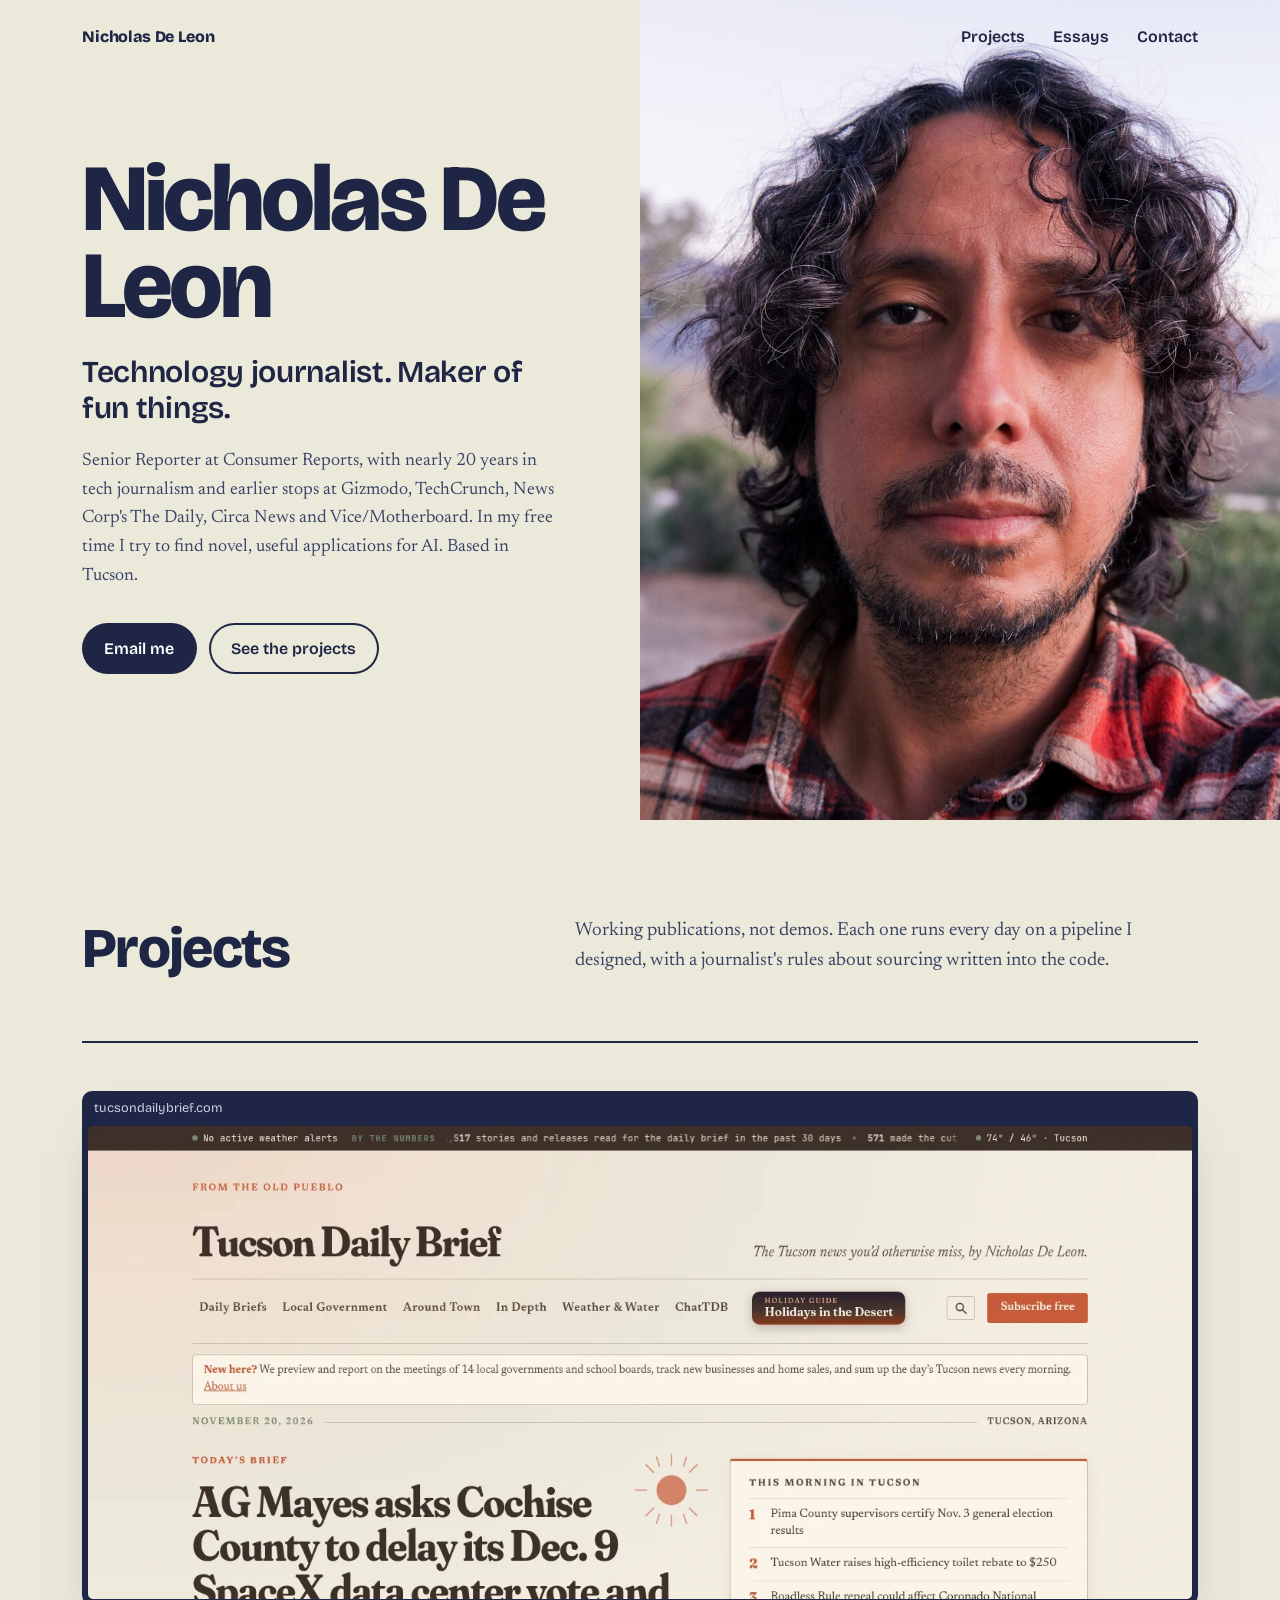
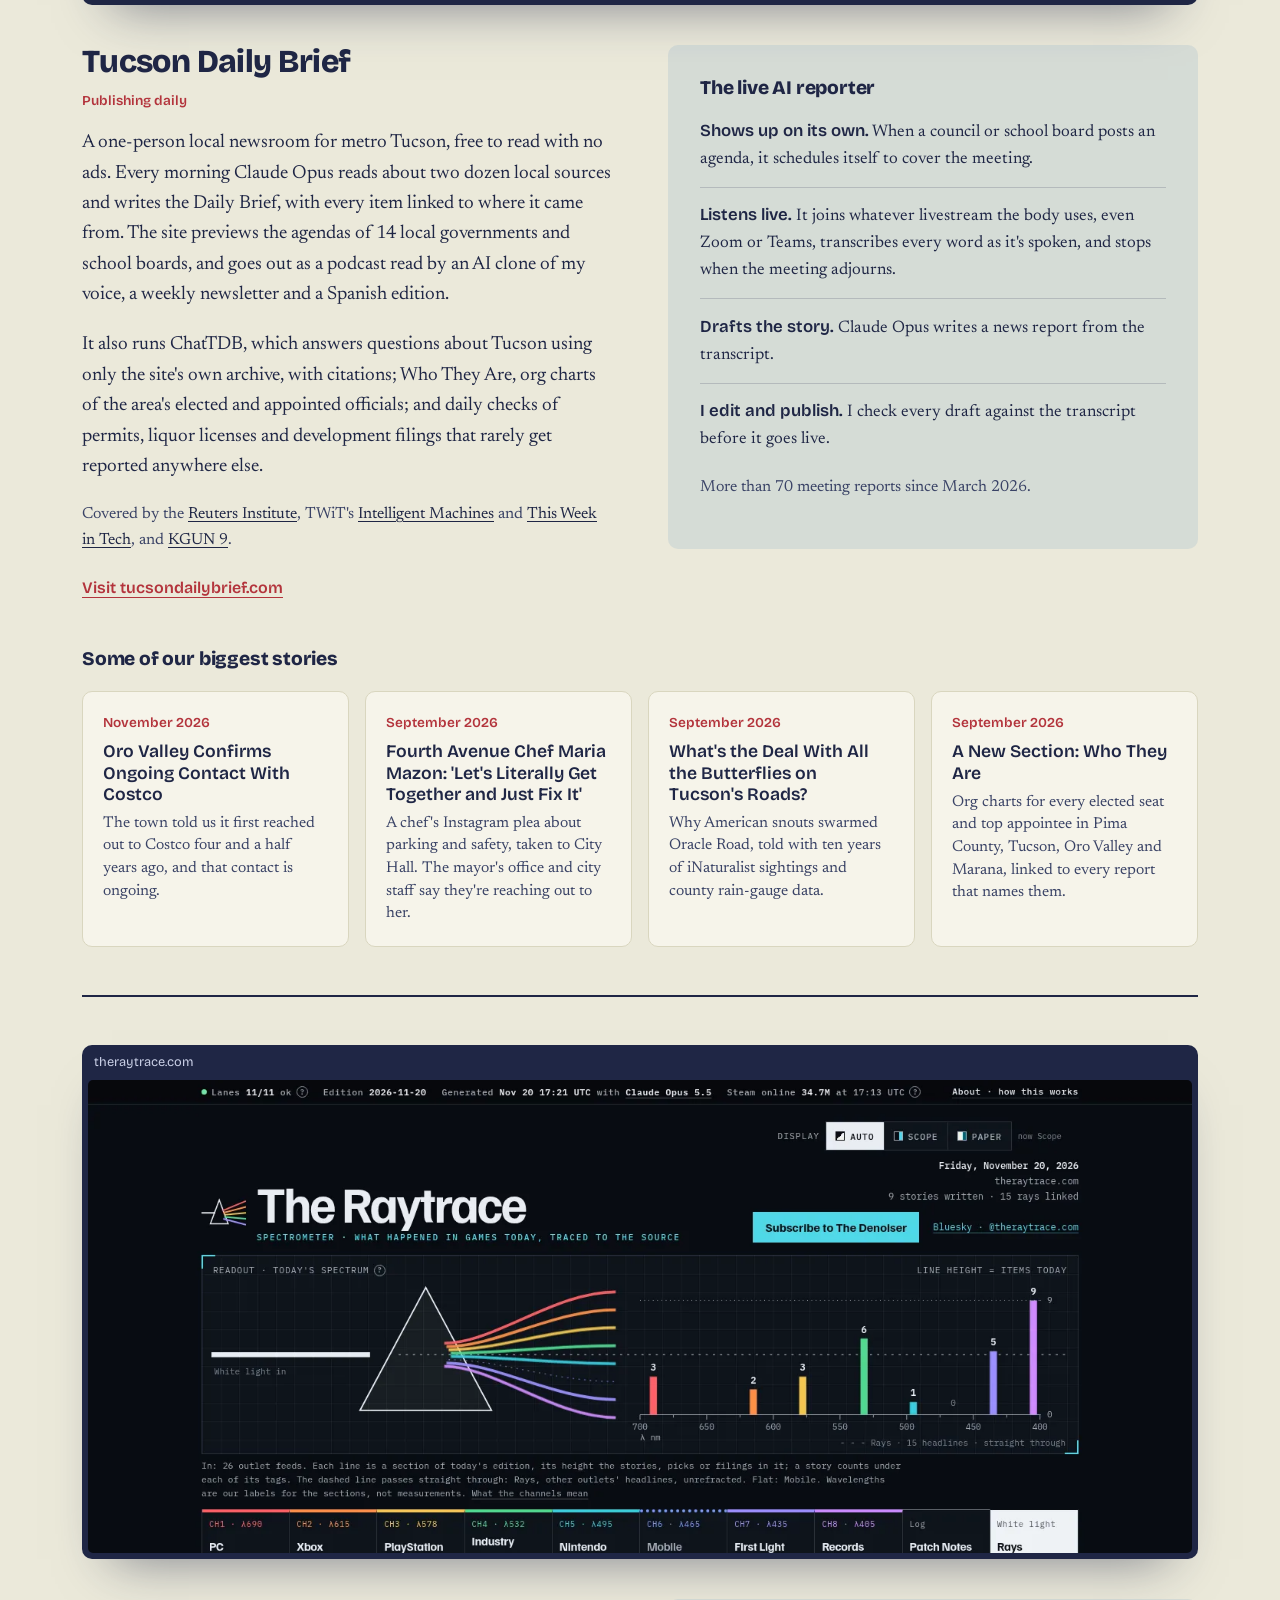
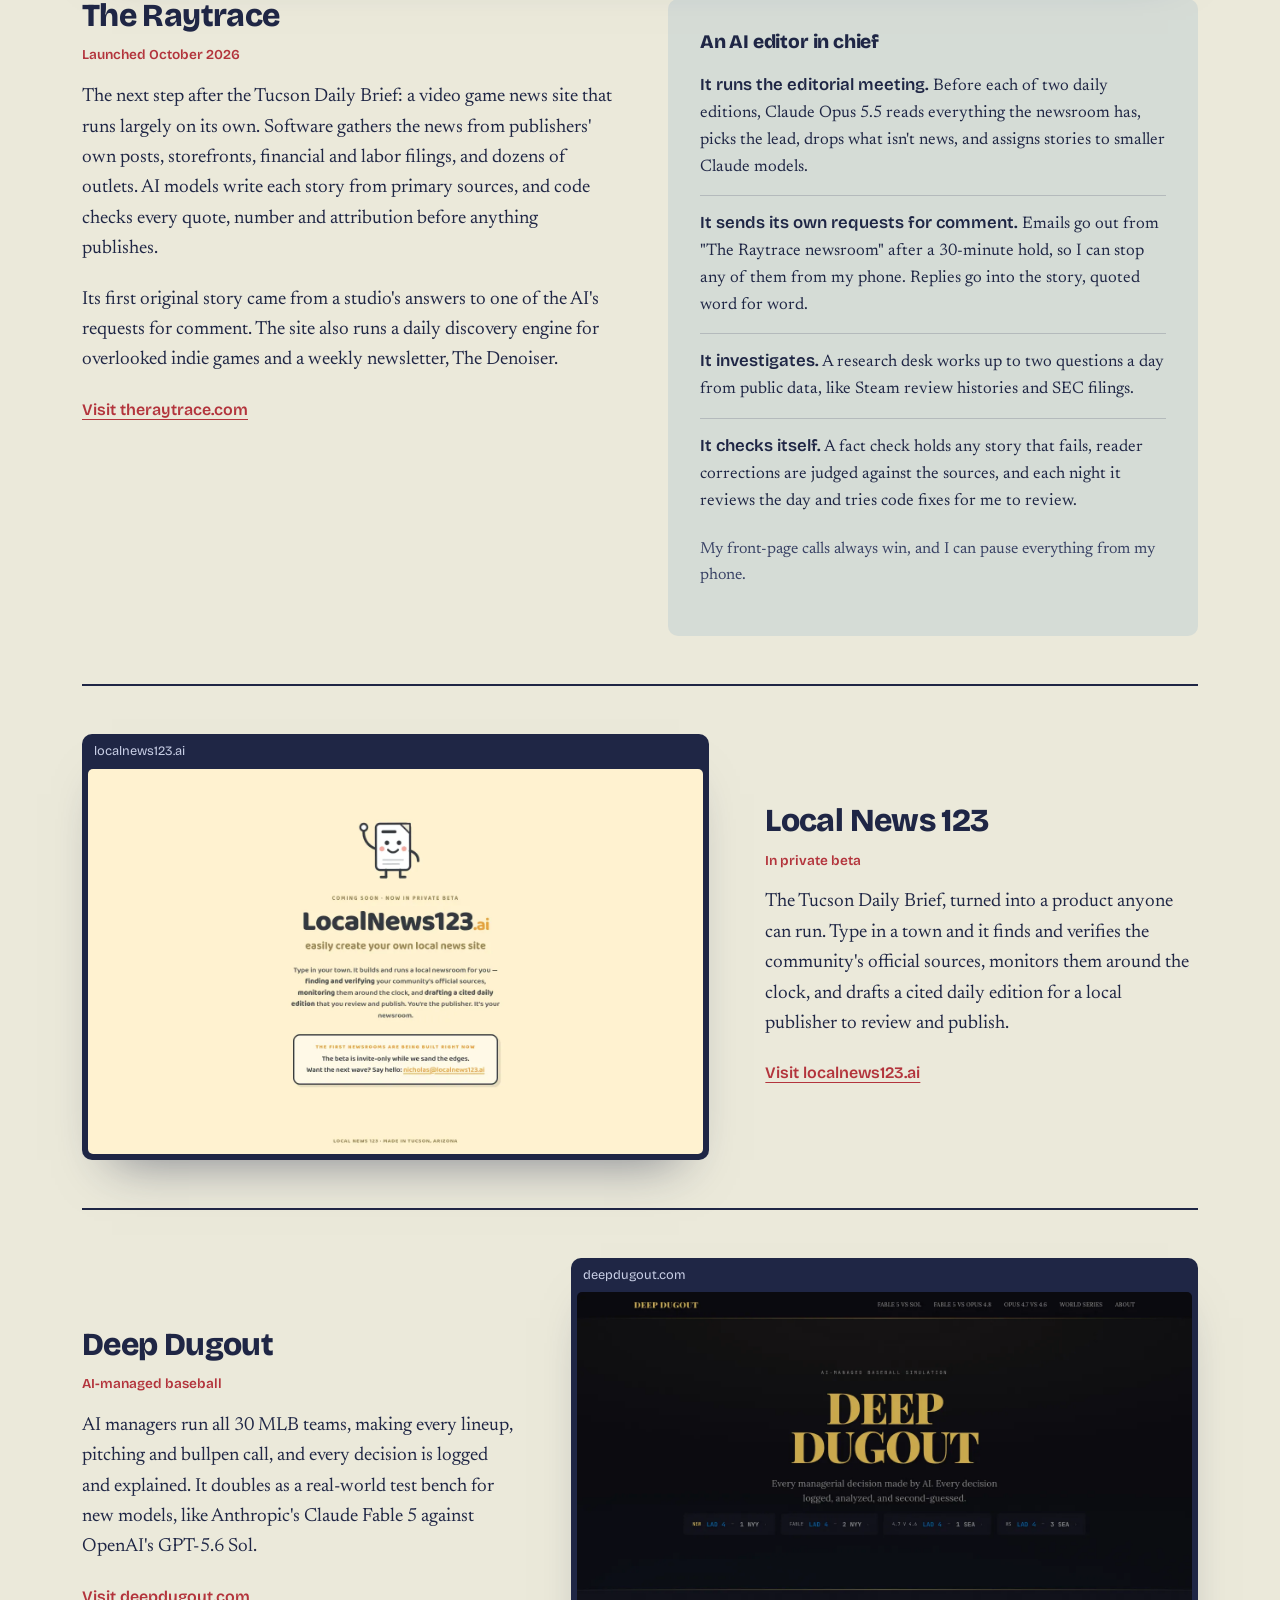
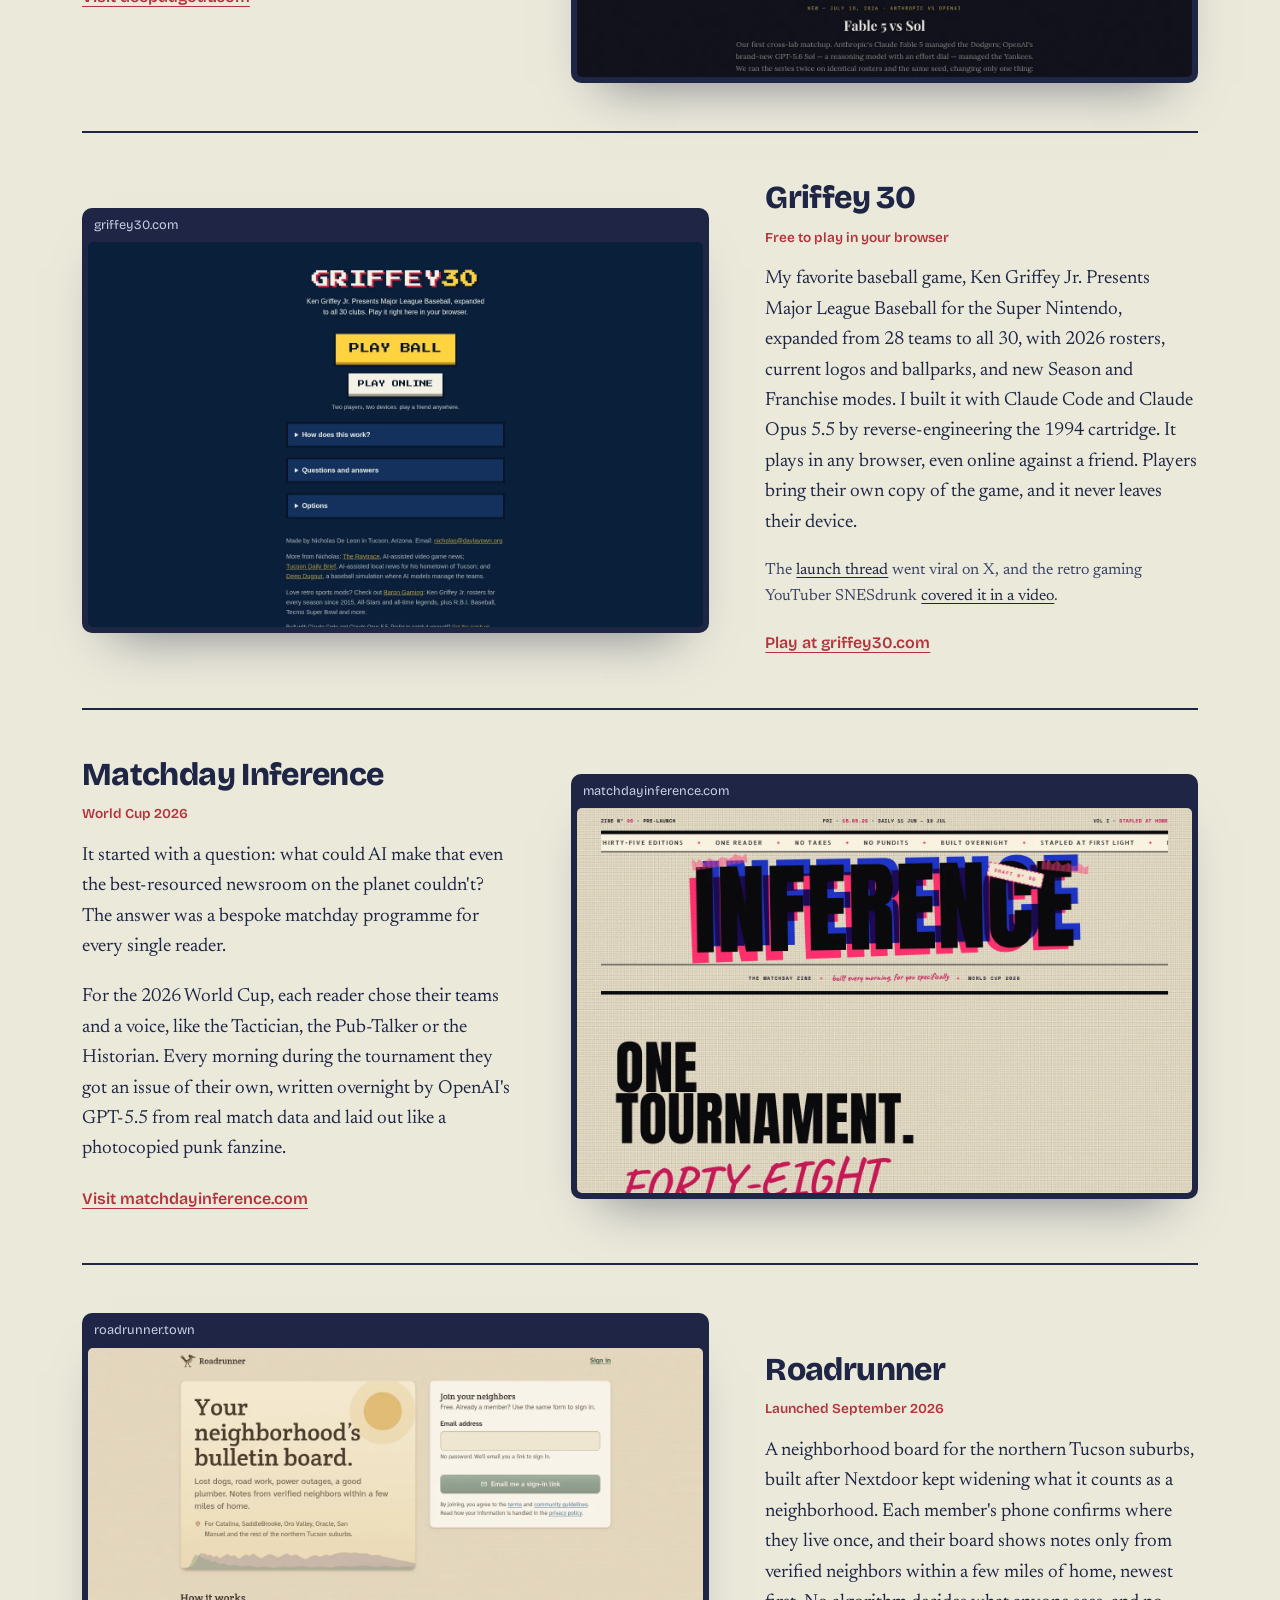
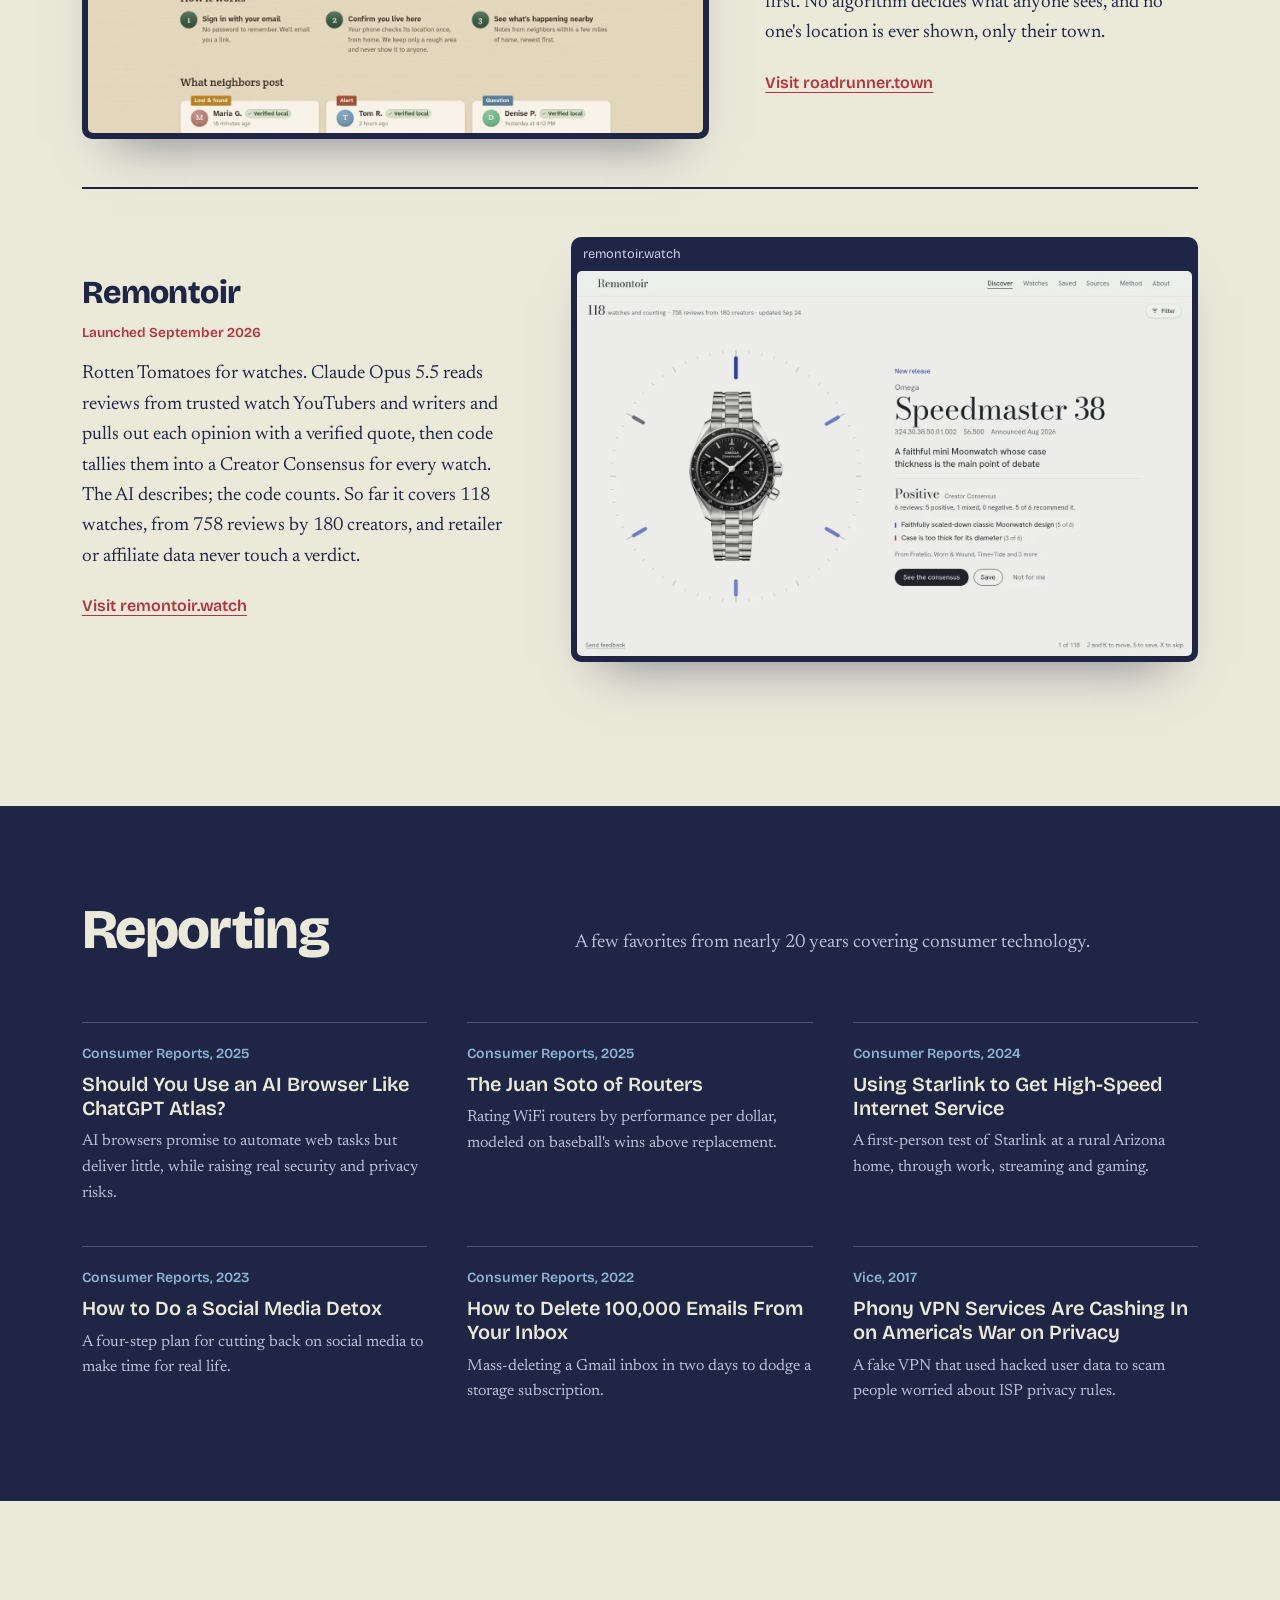
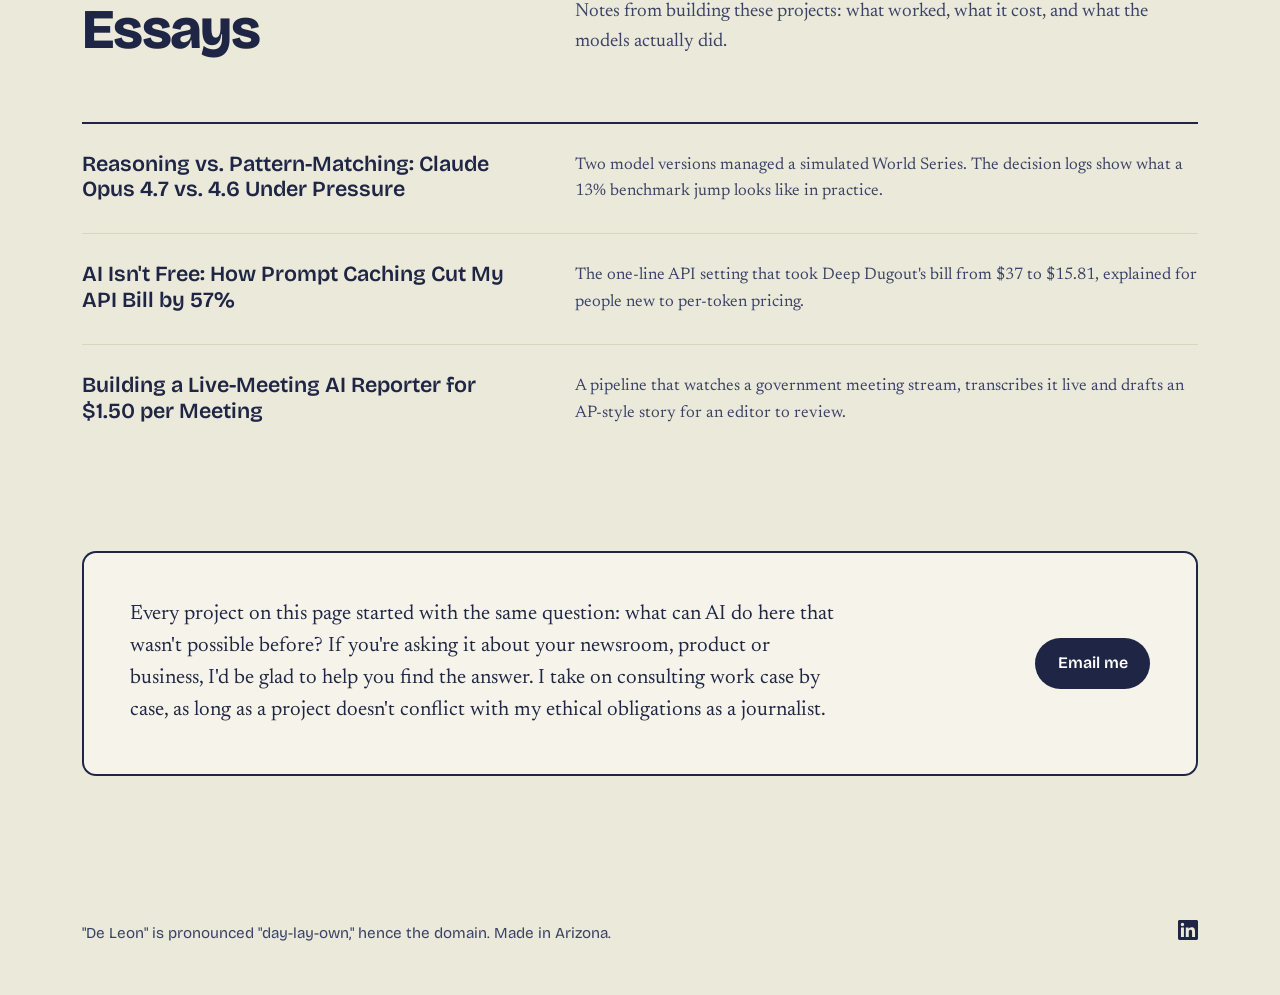
<file: index.html>
<!DOCTYPE html>
<html lang="en">
<head>
  <meta charset="utf-8" />
  <meta name="viewport" content="width=device-width, initial-scale=1" />
  <link rel="icon" href="favicon.svg" type="image/svg+xml" />
  <link rel="icon" href="favicon.ico" sizes="48x48" />
  <link rel="apple-touch-icon" href="apple-touch-icon.png" />
  <title>Nicholas De Leon — Technology journalist, maker of fun things</title>
  <meta name="description" content="Nicholas De Leon is a technology journalist who also makes fun things with AI, including the Tucson Daily Brief and The Raytrace. Projects, reporting and essays." />
  <meta property="og:title" content="Nicholas De Leon" />
  <meta property="og:description" content="Technology journalist and maker of fun things, from an AI-powered local news site to a Ken Griffey Jr. SNES mod." />
  <meta property="og:type" content="website" />
  <meta property="og:url" content="https://daylayown.org" />
  <meta property="og:image" content="https://daylayown.org/me.jpg" />
  <meta name="twitter:card" content="summary" />
  <link rel="stylesheet" href="styles.css" />

  <!-- Google tag (gtag.js) -->
  <script async src="https://www.googletagmanager.com/gtag/js?id=G-2V29BC0M8K"></script>
  <script>
    window.dataLayer = window.dataLayer || [];
    function gtag(){dataLayer.push(arguments);}
    gtag('js', new Date());
    gtag('config', 'G-2V29BC0M8K');
  </script>
</head>
<body>

  <header class="hero">
    <img class="hero-photo" src="me.jpg" alt="" />
    <div class="wrap topbar">
      <a class="brand" href="/">Nicholas De Leon</a>
      <nav>
        <a href="#projects">Projects</a>
        <a href="#essays">Essays</a>
        <a href="mailto:nicholas@daylayown.org">Contact</a>
      </nav>
    </div>
    <div class="wrap hero-body">
      <div class="hero-copy">
        <h1>Nicholas De Leon</h1>
        <p class="claim">Technology journalist. Maker of fun&nbsp;things.</p>
        <p class="bio">Senior Reporter at Consumer Reports, with nearly 20 years in tech journalism and earlier stops at Gizmodo, TechCrunch, News Corp's The Daily, Circa News and Vice/Motherboard. In my free time I try to find novel, useful applications for AI. Based in Tucson.</p>
        <div class="actions">
          <a class="btn btn-solid" href="mailto:nicholas@daylayown.org">Email me</a>
          <a class="btn btn-line" href="#projects">See the projects</a>
        </div>
      </div>
    </div>
  </header>

  <section id="projects">
    <div class="wrap">
      <div class="section-head">
        <h2>Projects</h2>
        <p>Working publications, not demos. Each one runs every day on a pipeline I designed, with a journalist's rules about sourcing written into the code.</p>
      </div>

      <div class="projects">
        <article class="project feature">
          <a class="shot" href="https://tucsondailybrief.com" target="_blank" rel="noopener">
            <span class="bar">tucsondailybrief.com</span>
            <img src="img/projects/tucson-daily-brief.webp" alt="The Tucson Daily Brief homepage, with the day's lead story and a list of morning headlines" />
          </a>
          <div class="feature-text">
            <div>
              <h3>Tucson Daily Brief</h3>
              <span class="status">Publishing daily</span>
              <p>A one-person local newsroom for metro Tucson, free to read with no ads. Every morning Claude Opus reads about two dozen local sources and writes the Daily Brief, with every item linked to where it came from. The site previews the agendas of 14 local governments and school boards, and goes out as a podcast read by an AI clone of my voice, a weekly newsletter and a Spanish edition.</p>
              <p>It also runs ChatTDB, which answers questions about Tucson using only the site's own archive, with citations; Who They Are, org charts of the area's elected and appointed officials; and daily checks of permits, liquor licenses and development filings that rarely get reported anywhere else.</p>
              <p class="press">Covered by the <a href="https://reutersinstitute.politics.ox.ac.uk/news/inside-rise-ai-native-newsrooms-run-autonomous-agents" target="_blank" rel="noopener">Reuters Institute</a>, TWiT's <a href="https://twit.tv/shows/intelligent-machines/episodes/883" target="_blank" rel="noopener">Intelligent Machines</a> and <a href="https://twit.tv/shows/this-week-in-tech/episodes/1096" target="_blank" rel="noopener">This Week in Tech</a>, and <a href="https://www.kgun9.com/news/community-inspired-journalism/oro-valley/catalina-man-uses-ai-journalism-skills-to-create-free-tucson-news-site-linking-local-news-organizations" target="_blank" rel="noopener">KGUN 9</a>.</p>
              <a class="visit" href="https://tucsondailybrief.com" target="_blank" rel="noopener">Visit tucsondailybrief.com</a>
            </div>
            <div class="panel">
              <h4>The live AI reporter</h4>
              <ul>
                <li><strong>Shows up on its own.</strong> When a council or school board posts an agenda, it schedules itself to cover the meeting.</li>
                <li><strong>Listens live.</strong> It joins whatever livestream the body uses, even Zoom or Teams, transcribes every word as it's spoken, and stops when the meeting adjourns.</li>
                <li><strong>Drafts the story.</strong> Claude Opus writes a news report from the transcript.</li>
                <li><strong>I edit and publish.</strong> I check every draft against the transcript before it goes live.</li>
              </ul>
              <p class="note">More than 70 meeting reports since March 2026.</p>
            </div>
          </div>
          <div class="stories">
            <h4>Some of our biggest stories</h4>
            <div class="story-grid">
              <a class="story" href="https://tucsondailybrief.com/in-depth/oro-valley-costco-contact.html" target="_blank" rel="noopener">
                <span class="when">November 2026</span>
                <span class="headline">Oro Valley Confirms Ongoing Contact With Costco</span>
                <span class="dek">The town told us it first reached out to Costco four and a half years ago, and that contact is ongoing.</span>
              </a>
              <a class="story" href="https://tucsondailybrief.com/in-depth/fourth-avenue-maria-mazon.html" target="_blank" rel="noopener">
                <span class="when">September 2026</span>
                <span class="headline">Fourth Avenue Chef Maria Mazon: 'Let's Literally Get Together and Just Fix It'</span>
                <span class="dek">A chef's Instagram plea about parking and safety, taken to City Hall. The mayor's office and city staff say they're reaching out to her.</span>
              </a>
              <a class="story" href="https://tucsondailybrief.com/in-depth/american-snout-butterflies.html" target="_blank" rel="noopener">
                <span class="when">September 2026</span>
                <span class="headline">What's the Deal With All the Butterflies on Tucson's Roads?</span>
                <span class="dek">Why American snouts swarmed Oracle Road, told with ten years of iNaturalist sightings and county rain-gauge data.</span>
              </a>
              <a class="story" href="https://tucsondailybrief.com/in-depth/who-they-are.html" target="_blank" rel="noopener">
                <span class="when">September 2026</span>
                <span class="headline">A New Section: Who They Are</span>
                <span class="dek">Org charts for every elected seat and top appointee in Pima County, Tucson, Oro Valley and Marana, linked to every report that names them.</span>
              </a>
            </div>
          </div>
        </article>

        <article class="project feature">
          <a class="shot" href="https://theraytrace.com" target="_blank" rel="noopener">
            <span class="bar">theraytrace.com</span>
            <img src="img/projects/the-raytrace.webp" alt="The Raytrace homepage, with a prism chart showing how many stories ran in each section today" />
          </a>
          <div class="feature-text">
            <div>
              <h3>The Raytrace</h3>
              <span class="status">Launched October 2026</span>
              <p>The next step after the Tucson Daily Brief: a video game news site that runs largely on its own. Software gathers the news from publishers' own posts, storefronts, financial and labor filings, and dozens of outlets. AI models write each story from primary sources, and code checks every quote, number and attribution before anything publishes.</p>
              <p>Its first original story came from a studio's answers to one of the AI's requests for comment. The site also runs a daily discovery engine for overlooked indie games and a weekly newsletter, The Denoiser.</p>
              <a class="visit" href="https://theraytrace.com" target="_blank" rel="noopener">Visit theraytrace.com</a>
            </div>
            <div class="panel">
              <h4>An AI editor in chief</h4>
              <ul>
                <li><strong>It runs the editorial meeting.</strong> Before each of two daily editions, Claude Opus 5.5 reads everything the newsroom has, picks the lead, drops what isn't news, and assigns stories to smaller Claude models.</li>
                <li><strong>It sends its own requests for comment.</strong> Emails go out from "The Raytrace newsroom" after a 30-minute hold, so I can stop any of them from my phone. Replies go into the story, quoted word for word.</li>
                <li><strong>It investigates.</strong> A research desk works up to two questions a day from public data, like Steam review histories and SEC filings.</li>
                <li><strong>It checks itself.</strong> A fact check holds any story that fails, reader corrections are judged against the sources, and each night it reviews the day and tries code fixes for me to review.</li>
              </ul>
              <p class="note">My front-page calls always win, and I can pause everything from my phone.</p>
            </div>
          </div>
        </article>

        <article class="project">
          <a class="shot" href="https://localnews123.ai" target="_blank" rel="noopener">
            <span class="bar">localnews123.ai</span>
            <img src="img/projects/local-news-123.webp" alt="The Local News 123 landing page, with its waving newspaper mascot" />
          </a>
          <div>
            <h3>Local News 123</h3>
            <span class="status">In private beta</span>
            <p>The Tucson Daily Brief, turned into a product anyone can run. Type in a town and it finds and verifies the community's official sources, monitors them around the clock, and drafts a cited daily edition for a local publisher to review and publish.</p>
            <a class="visit" href="https://localnews123.ai" target="_blank" rel="noopener">Visit localnews123.ai</a>
          </div>
        </article>

        <article class="project">
          <a class="shot" href="https://deepdugout.com" target="_blank" rel="noopener">
            <span class="bar">deepdugout.com</span>
            <img src="img/projects/deep-dugout.webp" alt="The Deep Dugout homepage, with scores from AI-managed matchups" />
          </a>
          <div>
            <h3>Deep Dugout</h3>
            <span class="status">AI-managed baseball</span>
            <p>AI managers run all 30 MLB teams, making every lineup, pitching and bullpen call, and every decision is logged and explained. It doubles as a real-world test bench for new models, like Anthropic's Claude Fable 5 against OpenAI's GPT-5.6 Sol.</p>
            <a class="visit" href="https://deepdugout.com" target="_blank" rel="noopener">Visit deepdugout.com</a>
          </div>
        </article>

        <article class="project">
          <a class="shot" href="https://griffey30.com" target="_blank" rel="noopener">
            <span class="bar">griffey30.com</span>
            <img src="img/projects/griffey-30.webp" alt="The Griffey 30 homepage, with Play Ball and Play Online buttons" />
          </a>
          <div>
            <h3>Griffey 30</h3>
            <span class="status">Free to play in your browser</span>
            <p>My favorite baseball game, Ken Griffey Jr. Presents Major League Baseball for the Super Nintendo, expanded from 28 teams to all 30, with 2026 rosters, current logos and ballparks, and new Season and Franchise modes. I built it with Claude Code and Claude Opus 5.5 by reverse-engineering the 1994 cartridge. It plays in any browser, even online against a friend. Players bring their own copy of the game, and it never leaves their device.</p>
            <p class="press">The <a href="https://x.com/nicholasadeleon/status/2107296178195100058" target="_blank" rel="noopener">launch thread</a> went viral on X, and the retro gaming YouTuber SNESdrunk <a href="https://youtu.be/KAzroYttzn4" target="_blank" rel="noopener">covered it in a video</a>.</p>
            <a class="visit" href="https://griffey30.com" target="_blank" rel="noopener">Play at griffey30.com</a>
          </div>
        </article>

        <article class="project">
          <a class="shot" href="https://matchdayinference.com" target="_blank" rel="noopener">
            <span class="bar">matchdayinference.com</span>
            <img src="img/projects/matchday-inference.webp" alt="The Matchday Inference homepage, with a layered, photocopied INFERENCE masthead" />
          </a>
          <div>
            <h3>Matchday Inference</h3>
            <span class="status">World Cup 2026</span>
            <p>It started with a question: what could AI make that even the best-resourced newsroom on the planet couldn't? The answer was a bespoke matchday programme for every single reader.</p>
            <p>For the 2026 World Cup, each reader chose their teams and a voice, like the Tactician, the Pub-Talker or the Historian. Every morning during the tournament they got an issue of their own, written overnight by OpenAI's GPT-5.5 from real match data and laid out like a photocopied punk fanzine.</p>
            <a class="visit" href="https://matchdayinference.com" target="_blank" rel="noopener">Visit matchdayinference.com</a>
          </div>
        </article>

        <article class="project">
          <a class="shot" href="https://roadrunner.town" target="_blank" rel="noopener">
            <span class="bar">roadrunner.town</span>
            <img src="img/projects/roadrunner.webp" alt="The Roadrunner homepage: Your neighborhood's bulletin board, with a sign-up form and sample notes from neighbors" />
          </a>
          <div>
            <h3>Roadrunner</h3>
            <span class="status">Launched September 2026</span>
            <p>A neighborhood board for the northern Tucson suburbs, built after Nextdoor kept widening what it counts as a neighborhood. Each member's phone confirms where they live once, and their board shows notes only from verified neighbors within a few miles of home, newest first. No algorithm decides what anyone sees, and no one's location is ever shown, only their town.</p>
            <a class="visit" href="https://roadrunner.town" target="_blank" rel="noopener">Visit roadrunner.town</a>
          </div>
        </article>

        <article class="project">
          <a class="shot" href="https://remontoir.watch" target="_blank" rel="noopener">
            <span class="bar">remontoir.watch</span>
            <img src="img/projects/remontoir.webp" alt="The Remontoir homepage, showing the Omega Speedmaster 38 with a positive Creator Consensus from six reviews" />
          </a>
          <div>
            <h3>Remontoir</h3>
            <span class="status">Launched September 2026</span>
            <p>Rotten Tomatoes for watches. Claude Opus 5.5 reads reviews from trusted watch YouTubers and writers and pulls out each opinion with a verified quote, then code tallies them into a Creator Consensus for every watch. The AI describes; the code counts. So far it covers 118 watches, from 758 reviews by 180 creators, and retailer or affiliate data never touch a verdict.</p>
            <a class="visit" href="https://remontoir.watch" target="_blank" rel="noopener">Visit remontoir.watch</a>
          </div>
        </article>
      </div>

    </div>
  </section>

  <section class="reporting">
    <div class="wrap">
      <div class="section-head">
        <h2>Reporting</h2>
        <p>A few favorites from nearly 20 years covering consumer technology.</p>
      </div>
      <div class="clips">
        <div class="clip">
          <div class="outlet">Consumer Reports, 2025</div>
          <a href="https://www.consumerreports.org/electronics/artificial-intelligence/should-you-use-an-ai-browser-a2649165168/" target="_blank" rel="noopener">Should You Use an AI Browser Like ChatGPT Atlas?</a>
          <p>AI browsers promise to automate web tasks but deliver little, while raising real security and privacy risks.</p>
        </div>
        <div class="clip">
          <div class="outlet">Consumer Reports, 2025</div>
          <a href="https://www.consumerreports.org/electronics-computers/wireless-routers/the-juan-soto-of-routers-a8630945320/" target="_blank" rel="noopener">The Juan Soto of Routers</a>
          <p>Rating WiFi routers by performance per dollar, modeled on baseball's wins above replacement.</p>
        </div>
        <div class="clip">
          <div class="outlet">Consumer Reports, 2024</div>
          <a href="https://www.consumerreports.org/electronics/broadband/using-starlink-to-get-high-speed-internet-service-a1191801174/" target="_blank" rel="noopener">Using Starlink to Get High-Speed Internet Service</a>
          <p>A first-person test of Starlink at a rural Arizona home, through work, streaming and gaming.</p>
        </div>
        <div class="clip">
          <div class="outlet">Consumer Reports, 2023</div>
          <a href="https://www.consumerreports.org/electronics/social-media/how-to-do-a-social-media-detox-a1146951774/" target="_blank" rel="noopener">How to Do a Social Media Detox</a>
          <p>A four-step plan for cutting back on social media to make time for real life.</p>
        </div>
        <div class="clip">
          <div class="outlet">Consumer Reports, 2022</div>
          <a href="https://www.consumerreports.org/electronics/internet/how-to-delete-emails-from-your-inbox-a1152128256/" target="_blank" rel="noopener">How to Delete 100,000 Emails From Your Inbox</a>
          <p>Mass-deleting a Gmail inbox in two days to dodge a storage subscription.</p>
        </div>
        <div class="clip">
          <div class="outlet">Vice, 2017</div>
          <a href="https://www.vice.com/en/article/phony-vpn-services-are-cashing-in-on-americas-war-on-privacy/" target="_blank" rel="noopener">Phony VPN Services Are Cashing In on America's War on Privacy</a>
          <p>A fake VPN that used hacked user data to scam people worried about ISP privacy rules.</p>
        </div>
      </div>
    </div>
  </section>

  <section id="essays">
    <div class="wrap">
      <div class="section-head">
        <h2>Essays</h2>
        <p>Notes from building these projects: what worked, what it cost, and what the models actually did.</p>
      </div>
      <ul class="essays">
        <li>
          <a href="writing/opus-4-7-vs-4-6/">Reasoning vs. Pattern-Matching: Claude Opus 4.7 vs. 4.6 Under Pressure</a>
          <p>Two model versions managed a simulated World Series. The decision logs show what a 13% benchmark jump looks like in practice.</p>
        </li>
        <li>
          <a href="writing/prompt-caching/">AI Isn't Free: How Prompt Caching Cut My API Bill by 57%</a>
          <p>The one-line API setting that took Deep Dugout's bill from $37 to $15.81, explained for people new to per-token pricing.</p>
        </li>
        <li>
          <a href="writing/ai-reporter/">Building a Live-Meeting AI Reporter for $1.50 per Meeting</a>
          <p>A pipeline that watches a government meeting stream, transcribes it live and drafts an AP-style story for an editor to review.</p>
        </li>
      </ul>
    </div>
  </section>

  <section class="consult" id="contact">
    <div class="wrap">
      <div class="callout">
        <div>
          <p>Every project on this page started with the same question: what can AI do here that wasn't possible before? If you're asking it about your newsroom, product or business, I'd be glad to help you find the answer. I take on consulting work case by case, as long as a project doesn't conflict with my ethical obligations as a journalist.</p>
        </div>
        <div class="actions">
          <a class="btn btn-solid" href="mailto:nicholas@daylayown.org">Email me</a>
        </div>
      </div>
    </div>
  </section>

  <footer class="footer">
    <div class="wrap">
      <span class="note">"De Leon" is pronounced "day-lay-own," hence the domain. Made in Arizona.</span>
      <div class="social">
        <a href="https://www.linkedin.com/in/nicholas-de-leon-3b5b6a9/" target="_blank" rel="noopener" aria-label="LinkedIn"><svg viewBox="0 0 24 24" xmlns="http://www.w3.org/2000/svg"><path d="M20.447 20.452h-3.554v-5.569c0-1.328-.027-3.037-1.852-3.037-1.853 0-2.136 1.445-2.136 2.939v5.667H9.351V9h3.414v1.561h.046c.477-.9 1.637-1.85 3.37-1.85 3.601 0 4.267 2.37 4.267 5.455v6.286zM5.337 7.433a2.062 2.062 0 01-2.063-2.065 2.064 2.064 0 112.063 2.065zm1.782 13.019H3.555V9h3.564v11.452zM22.225 0H1.771C.792 0 0 .774 0 1.729v20.542C0 23.227.792 24 1.771 24h20.451C23.2 24 24 23.227 24 22.271V1.729C24 .774 23.2 0 22.222 0h.003z"/></svg></a>
      </div>
    </div>
  </footer>

</body>
</html>
</file>
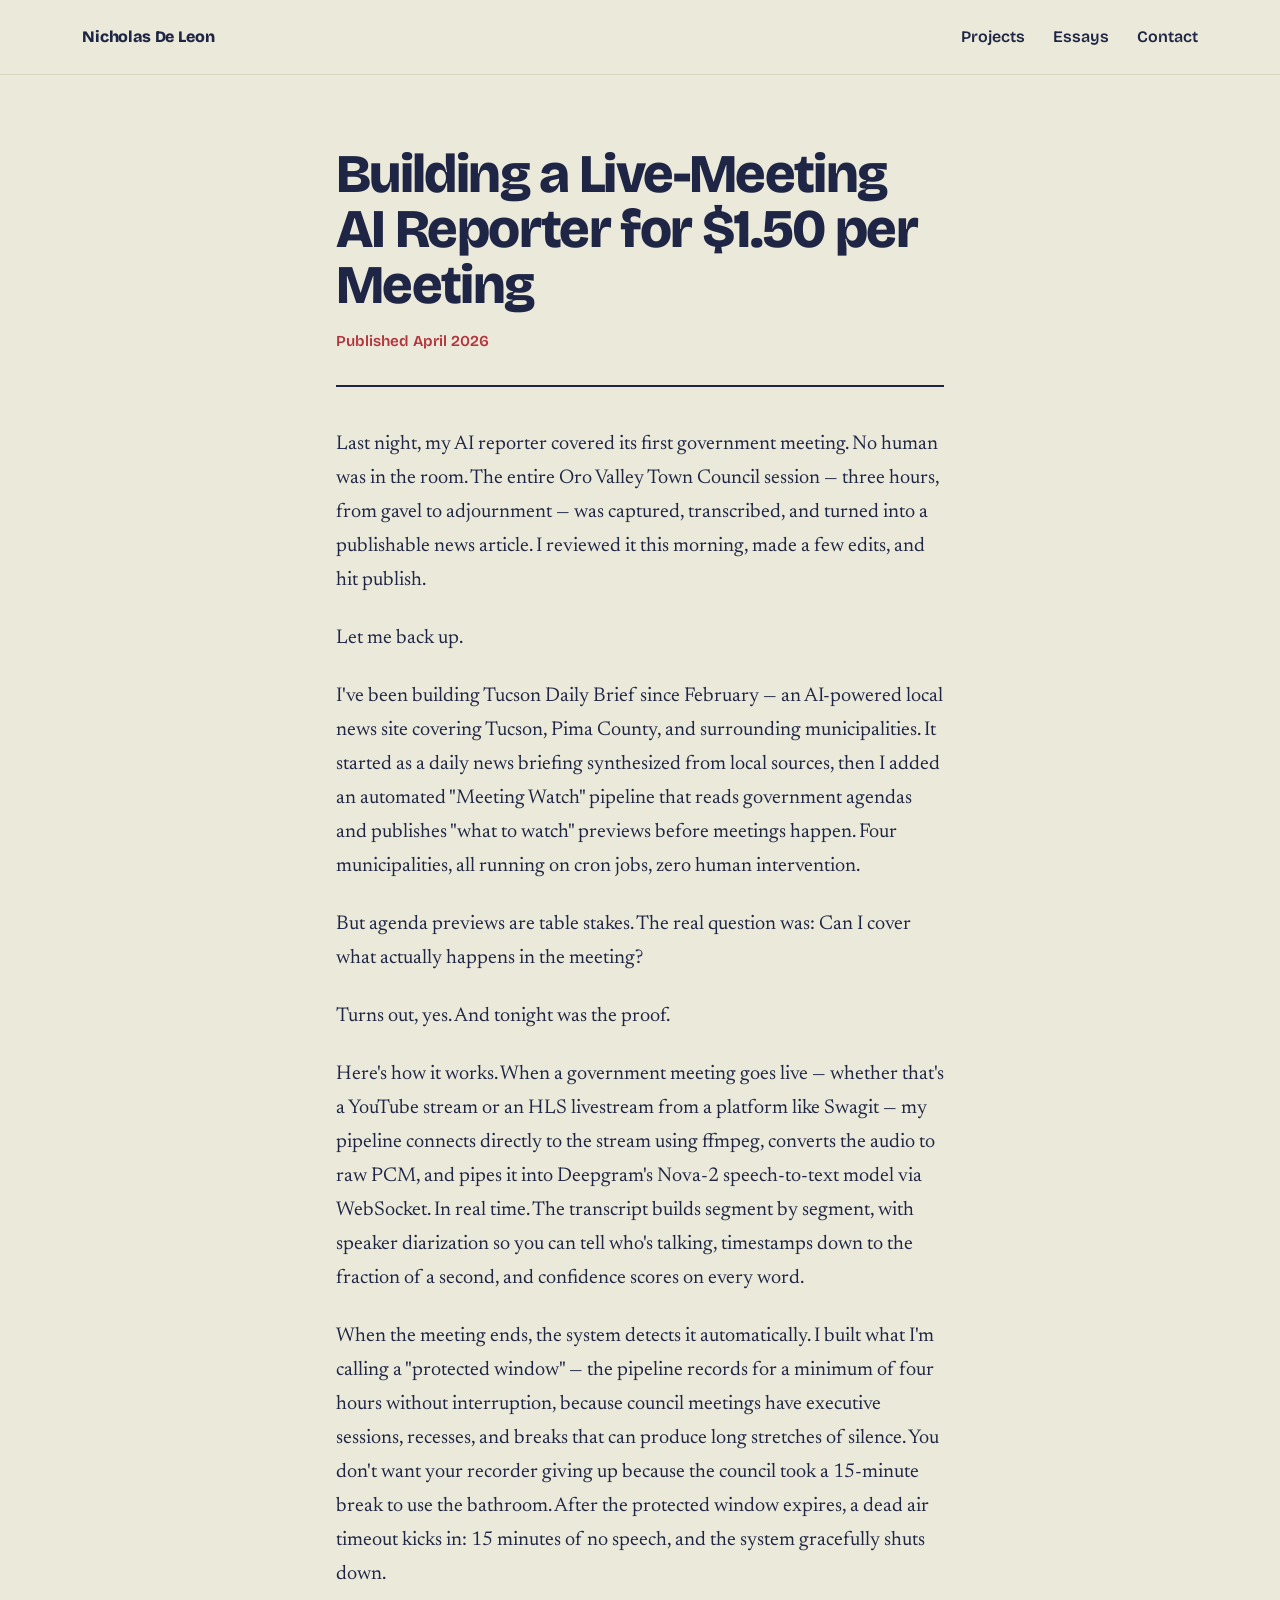
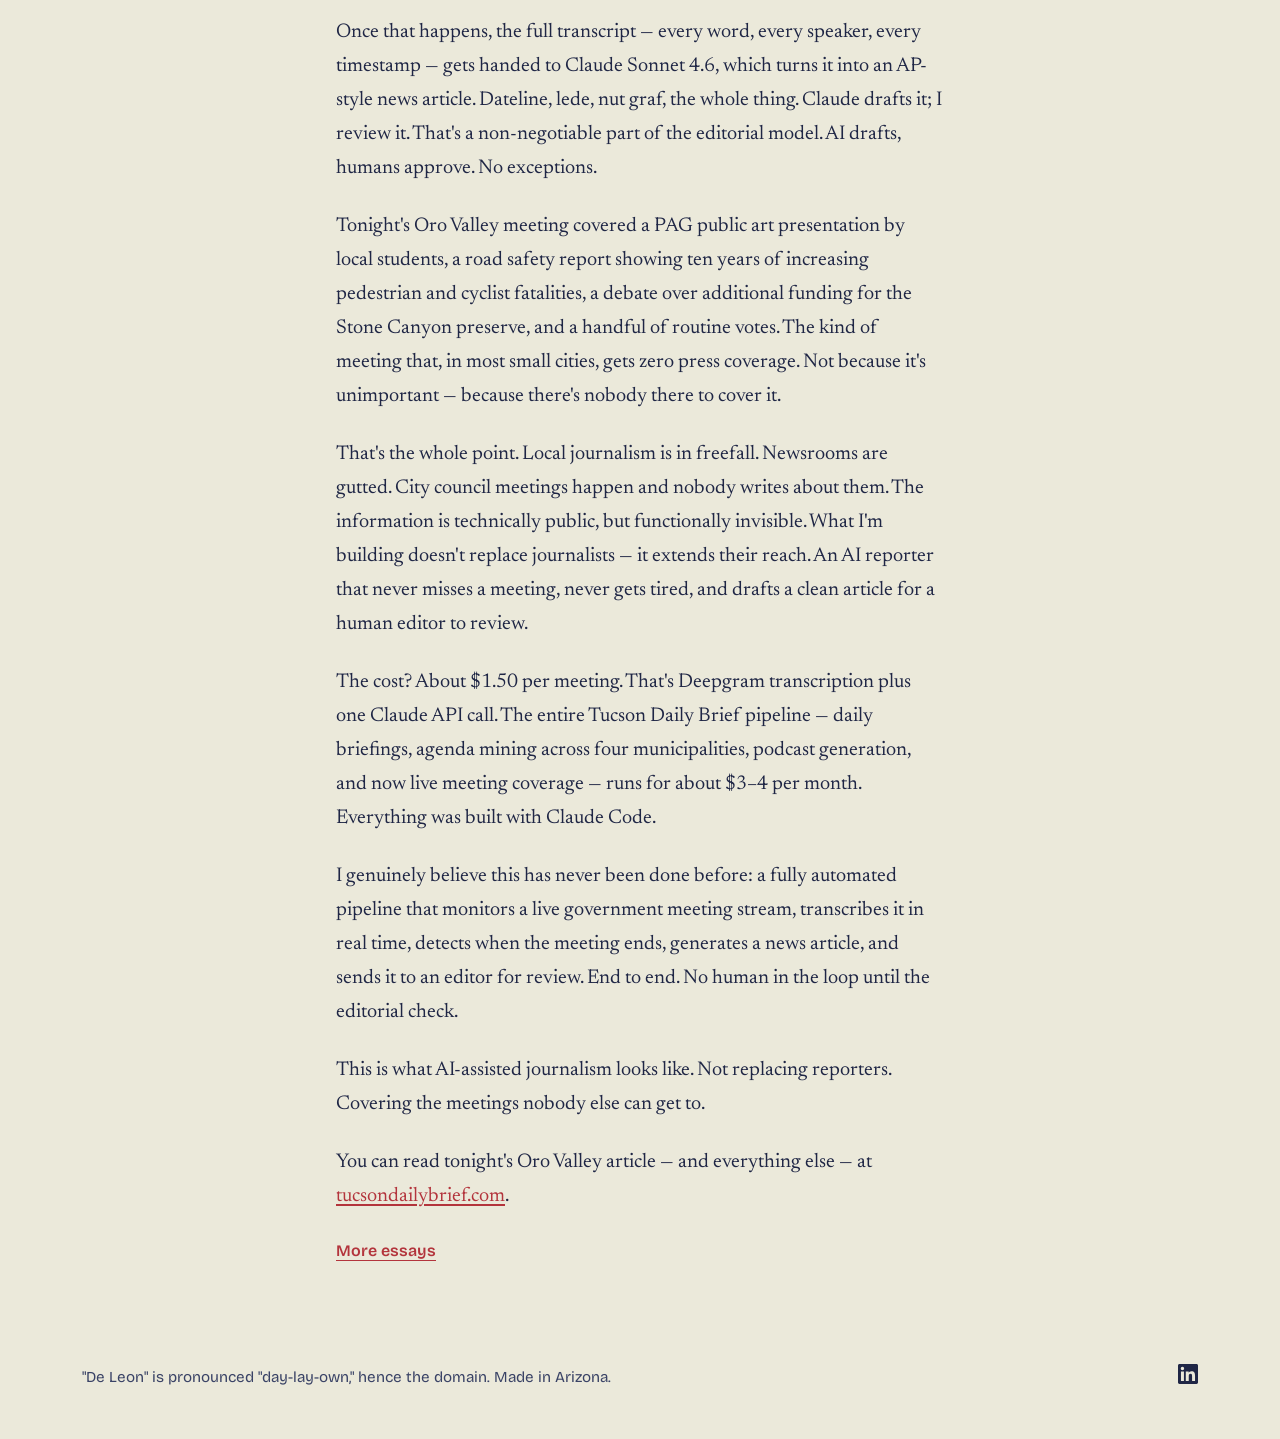
<file: writing/ai-reporter/index.html>
<!DOCTYPE html>
<html lang="en">
<head>
  <meta charset="utf-8" />
  <meta name="viewport" content="width=device-width, initial-scale=1" />
  <link rel="icon" href="../../favicon.svg" type="image/svg+xml" />
  <link rel="icon" href="../../favicon.ico" sizes="48x48" />
  <link rel="apple-touch-icon" href="../../apple-touch-icon.png" />
  <title>Building a Live-Meeting AI Reporter for $1.50 per Meeting — Nicholas De Leon</title>
  <meta name="description" content="An end-to-end pipeline that monitors a live government meeting stream, transcribes it in real time, and drafts an AP-style news article for editor review — for about $1.50 per meeting." />
  <meta property="og:title" content="Building a Live-Meeting AI Reporter for $1.50 per Meeting" />
  <meta property="og:description" content="An end-to-end pipeline that monitors a live government meeting stream, transcribes it in real time, and drafts an AP-style news article for editor review — for about $1.50 per meeting." />
  <meta property="og:type" content="article" />
  <meta property="og:url" content="https://daylayown.org/writing/ai-reporter/" />
  <meta name="twitter:card" content="summary" />
  <link rel="canonical" href="https://daylayown.org/writing/ai-reporter/" />
  <link rel="stylesheet" href="../../styles.css" />

  <!-- Google tag (gtag.js) -->
  <script async src="https://www.googletagmanager.com/gtag/js?id=G-2V29BC0M8K"></script>
  <script>
    window.dataLayer = window.dataLayer || [];
    function gtag(){dataLayer.push(arguments);}
    gtag('js', new Date());
    gtag('config', 'G-2V29BC0M8K');
  </script>
</head>
<body>
  <header class="page-top">
    <div class="wrap topbar">
      <a class="brand" href="../../">Nicholas De Leon</a>
      <nav>
        <a href="../../#projects">Projects</a>
        <a href="../../#essays">Essays</a>
        <a href="mailto:nicholas@daylayown.org">Contact</a>
      </nav>
    </div>
  </header>

  <article class="article">
    <div class="container">
      <header class="article-header">
        <h1>Building a Live-Meeting AI Reporter for $1.50 per Meeting</h1>
        <p class="article-meta"><time datetime="2026-04">Published April 2026</time></p>
      </header>

      <div class="article-body">
        <p>Last night, my AI reporter covered its first government meeting. No human was in the room. The entire Oro Valley Town Council session &mdash; three hours, from gavel to adjournment &mdash; was captured, transcribed, and turned into a publishable news article. I reviewed it this morning, made a few edits, and hit publish.</p>

        <p>Let me back up.</p>

        <p>I've been building Tucson Daily Brief since February &mdash; an AI-powered local news site covering Tucson, Pima County, and surrounding municipalities. It started as a daily news briefing synthesized from local sources, then I added an automated "Meeting Watch" pipeline that reads government agendas and publishes "what to watch" previews before meetings happen. Four municipalities, all running on cron jobs, zero human intervention.</p>

        <p>But agenda previews are table stakes. The real question was: Can I cover what actually happens in the meeting?</p>

        <p>Turns out, yes. And tonight was the proof.</p>

        <p>Here's how it works. When a government meeting goes live &mdash; whether that's a YouTube stream or an HLS livestream from a platform like Swagit &mdash; my pipeline connects directly to the stream using ffmpeg, converts the audio to raw PCM, and pipes it into Deepgram's Nova-2 speech-to-text model via WebSocket. In real time. The transcript builds segment by segment, with speaker diarization so you can tell who's talking, timestamps down to the fraction of a second, and confidence scores on every word.</p>

        <p>When the meeting ends, the system detects it automatically. I built what I'm calling a "protected window" &mdash; the pipeline records for a minimum of four hours without interruption, because council meetings have executive sessions, recesses, and breaks that can produce long stretches of silence. You don't want your recorder giving up because the council took a 15-minute break to use the bathroom. After the protected window expires, a dead air timeout kicks in: 15 minutes of no speech, and the system gracefully shuts down.</p>

        <p>Once that happens, the full transcript &mdash; every word, every speaker, every timestamp &mdash; gets handed to Claude Sonnet 4.6, which turns it into an AP-style news article. Dateline, lede, nut graf, the whole thing. Claude drafts it; I review it. That's a non-negotiable part of the editorial model. AI drafts, humans approve. No exceptions.</p>

        <p>Tonight's Oro Valley meeting covered a PAG public art presentation by local students, a road safety report showing ten years of increasing pedestrian and cyclist fatalities, a debate over additional funding for the Stone Canyon preserve, and a handful of routine votes. The kind of meeting that, in most small cities, gets zero press coverage. Not because it's unimportant &mdash; because there's nobody there to cover it.</p>

        <p>That's the whole point. Local journalism is in freefall. Newsrooms are gutted. City council meetings happen and nobody writes about them. The information is technically public, but functionally invisible. What I'm building doesn't replace journalists &mdash; it extends their reach. An AI reporter that never misses a meeting, never gets tired, and drafts a clean article for a human editor to review.</p>

        <p>The cost? About $1.50 per meeting. That's Deepgram transcription plus one Claude API call. The entire Tucson Daily Brief pipeline &mdash; daily briefings, agenda mining across four municipalities, podcast generation, and now live meeting coverage &mdash; runs for about $3&ndash;4 per month. Everything was built with Claude Code.</p>

        <p>I genuinely believe this has never been done before: a fully automated pipeline that monitors a live government meeting stream, transcribes it in real time, detects when the meeting ends, generates a news article, and sends it to an editor for review. End to end. No human in the loop until the editorial check.</p>

        <p>This is what AI-assisted journalism looks like. Not replacing reporters. Covering the meetings nobody else can get to.</p>

        <p>You can read tonight's Oro Valley article &mdash; and everything else &mdash; at <a href="https://tucsondailybrief.com" target="_blank" rel="noopener">tucsondailybrief.com</a>.</p>
      </div>
      <p><a class="back" href="../../#essays">More essays</a></p>
    </div>
  </article>

  <footer class="footer">
    <div class="wrap">
      <span class="note">"De Leon" is pronounced "day-lay-own," hence the domain. Made in Arizona.</span>
      <div class="social">
        <a href="https://www.linkedin.com/in/nicholas-de-leon-3b5b6a9/" target="_blank" rel="noopener" aria-label="LinkedIn"><svg viewBox="0 0 24 24" xmlns="http://www.w3.org/2000/svg"><path d="M20.447 20.452h-3.554v-5.569c0-1.328-.027-3.037-1.852-3.037-1.853 0-2.136 1.445-2.136 2.939v5.667H9.351V9h3.414v1.561h.046c.477-.9 1.637-1.85 3.37-1.85 3.601 0 4.267 2.37 4.267 5.455v6.286zM5.337 7.433a2.062 2.062 0 01-2.063-2.065 2.064 2.064 0 112.063 2.065zm1.782 13.019H3.555V9h3.564v11.452zM22.225 0H1.771C.792 0 0 .774 0 1.729v20.542C0 23.227.792 24 1.771 24h20.451C23.2 24 24 23.227 24 22.271V1.729C24 .774 23.2 0 22.222 0h.003z"/></svg></a>
      </div>
    </div>
  </footer>
</body>
</html>
</file>
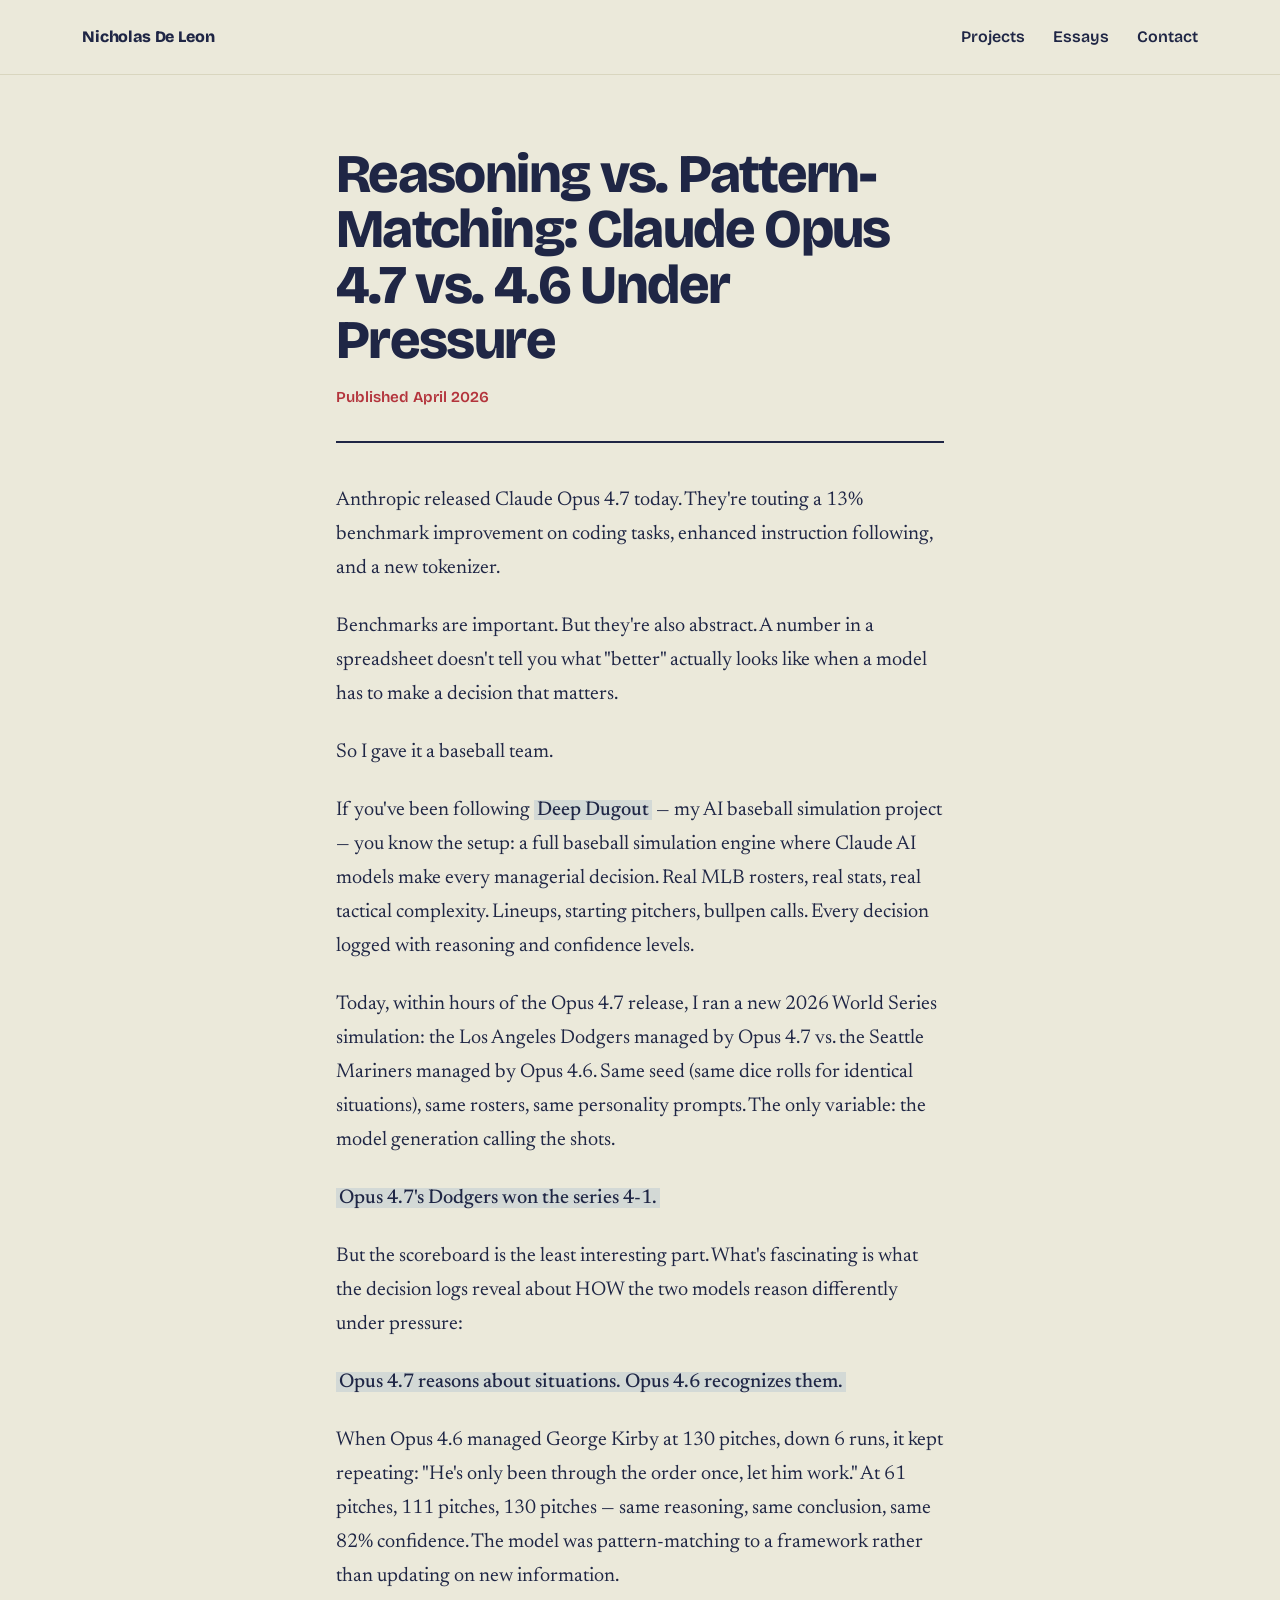
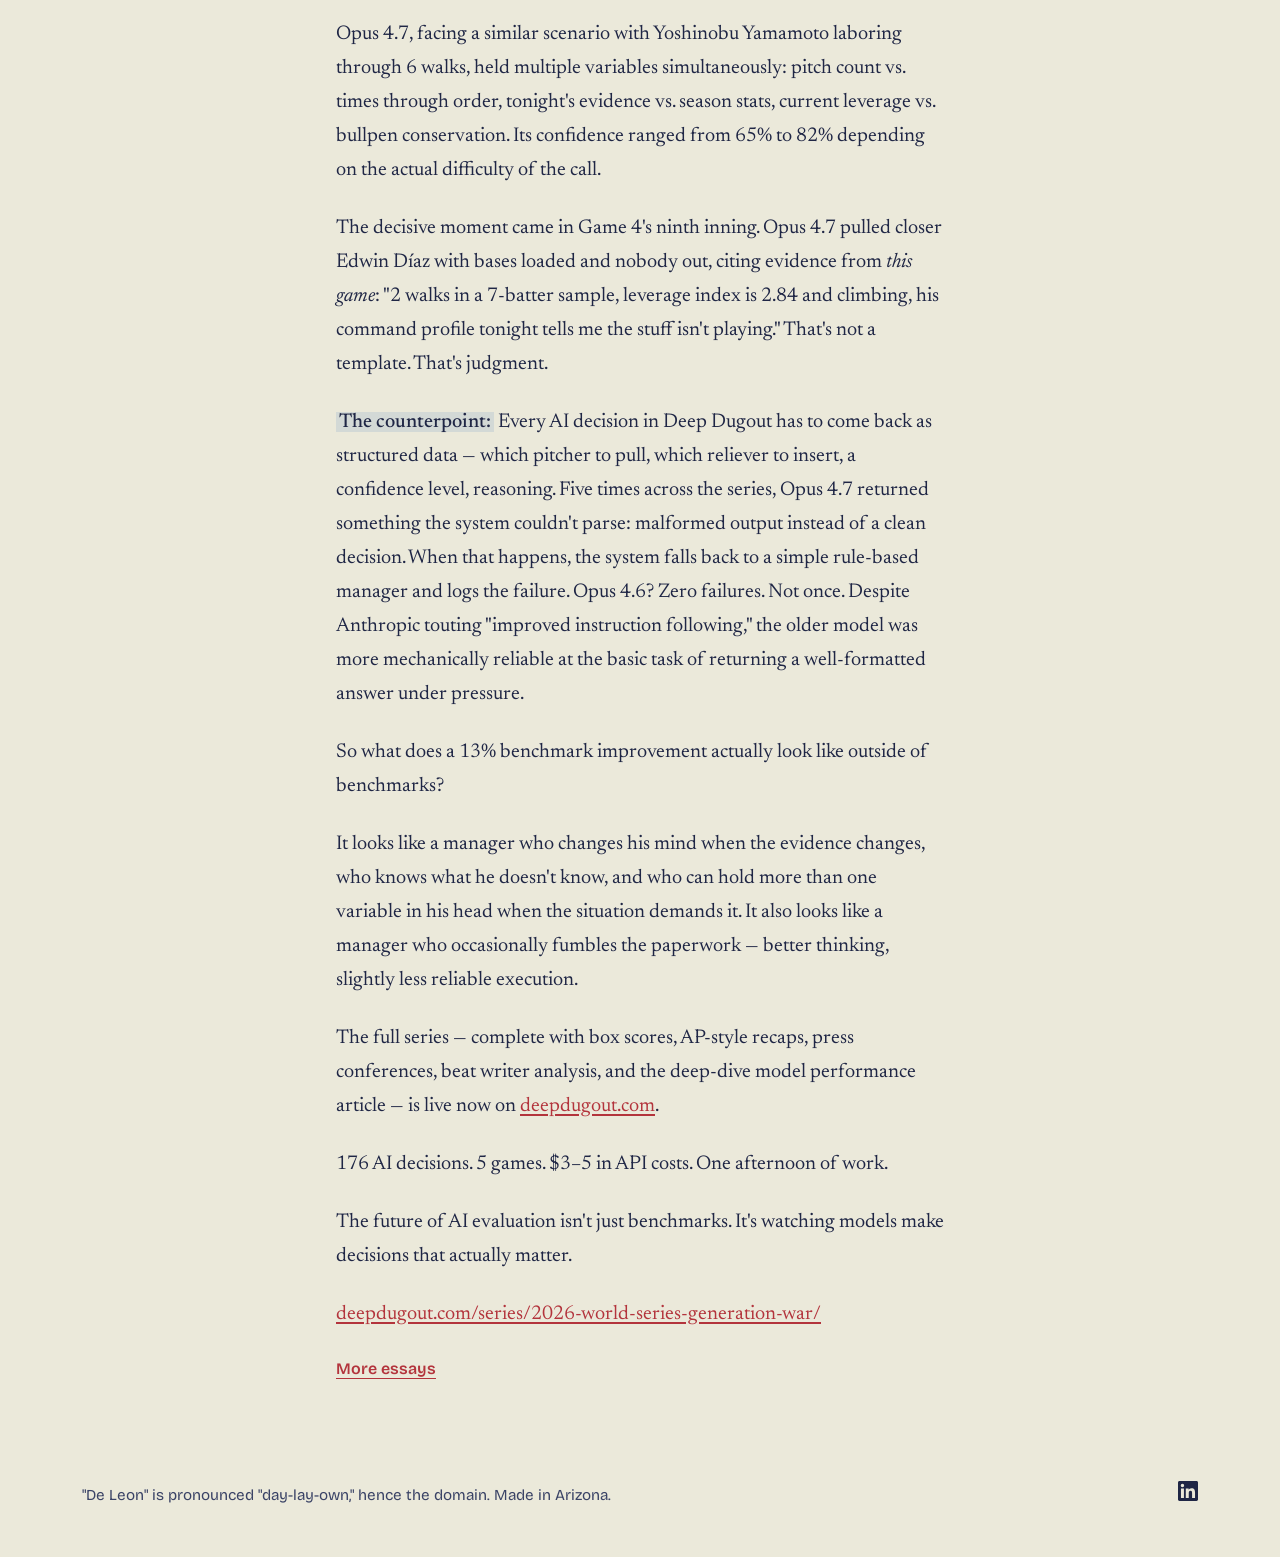
<file: writing/opus-4-7-vs-4-6/index.html>
<!DOCTYPE html>
<html lang="en">
<head>
  <meta charset="utf-8" />
  <meta name="viewport" content="width=device-width, initial-scale=1" />
  <link rel="icon" href="../../favicon.svg" type="image/svg+xml" />
  <link rel="icon" href="../../favicon.ico" sizes="48x48" />
  <link rel="apple-touch-icon" href="../../apple-touch-icon.png" />
  <title>Reasoning vs. Pattern-Matching: Claude Opus 4.7 vs. 4.6 Under Pressure — Nicholas De Leon</title>
  <meta name="description" content="Does the Opus 4.7 benchmark jump actually matter? I pitted Opus 4.7 against 4.6 managing a 2026 World Series and read the decision logs to find out." />
  <meta property="og:title" content="Reasoning vs. Pattern-Matching: Claude Opus 4.7 vs. 4.6 Under Pressure" />
  <meta property="og:description" content="Does the Opus 4.7 benchmark jump actually matter? I pitted Opus 4.7 against 4.6 managing a 2026 World Series and read the decision logs to find out." />
  <meta property="og:type" content="article" />
  <meta property="og:url" content="https://daylayown.org/writing/opus-4-7-vs-4-6/" />
  <meta name="twitter:card" content="summary" />
  <link rel="canonical" href="https://daylayown.org/writing/opus-4-7-vs-4-6/" />
  <link rel="stylesheet" href="../../styles.css" />

  <!-- Google tag (gtag.js) -->
  <script async src="https://www.googletagmanager.com/gtag/js?id=G-2V29BC0M8K"></script>
  <script>
    window.dataLayer = window.dataLayer || [];
    function gtag(){dataLayer.push(arguments);}
    gtag('js', new Date());
    gtag('config', 'G-2V29BC0M8K');
  </script>
</head>
<body>
  <header class="page-top">
    <div class="wrap topbar">
      <a class="brand" href="../../">Nicholas De Leon</a>
      <nav>
        <a href="../../#projects">Projects</a>
        <a href="../../#essays">Essays</a>
        <a href="mailto:nicholas@daylayown.org">Contact</a>
      </nav>
    </div>
  </header>

  <article class="article">
    <div class="container">
      <header class="article-header">
        <h1>Reasoning vs. Pattern-Matching: Claude Opus 4.7 vs. 4.6 Under Pressure</h1>
        <p class="article-meta"><time datetime="2026-04">Published April 2026</time></p>
      </header>

      <div class="article-body">
        <p>Anthropic released Claude Opus 4.7 today. They're touting a 13% benchmark improvement on coding tasks, enhanced instruction following, and a new tokenizer.</p>

        <p>Benchmarks are important. But they're also abstract. A number in a spreadsheet doesn't tell you what "better" actually looks like when a model has to make a decision that matters.</p>

        <p>So I gave it a baseball team.</p>

        <p>If you've been following <strong>Deep Dugout</strong> &mdash; my AI baseball simulation project &mdash; you know the setup: a full baseball simulation engine where Claude AI models make every managerial decision. Real MLB rosters, real stats, real tactical complexity. Lineups, starting pitchers, bullpen calls. Every decision logged with reasoning and confidence levels.</p>

        <p>Today, within hours of the Opus 4.7 release, I ran a new 2026 World Series simulation: the Los Angeles Dodgers managed by Opus 4.7 vs. the Seattle Mariners managed by Opus 4.6. Same seed (same dice rolls for identical situations), same rosters, same personality prompts. The only variable: the model generation calling the shots.</p>

        <p><strong>Opus 4.7's Dodgers won the series 4-1.</strong></p>

        <p>But the scoreboard is the least interesting part. What's fascinating is what the decision logs reveal about HOW the two models reason differently under pressure:</p>

        <p><strong>Opus 4.7 reasons about situations. Opus 4.6 recognizes them.</strong></p>

        <p>When Opus 4.6 managed George Kirby at 130 pitches, down 6 runs, it kept repeating: "He's only been through the order once, let him work." At 61 pitches, 111 pitches, 130 pitches &mdash; same reasoning, same conclusion, same 82% confidence. The model was pattern-matching to a framework rather than updating on new information.</p>

        <p>Opus 4.7, facing a similar scenario with Yoshinobu Yamamoto laboring through 6 walks, held multiple variables simultaneously: pitch count vs. times through order, tonight's evidence vs. season stats, current leverage vs. bullpen conservation. Its confidence ranged from 65% to 82% depending on the actual difficulty of the call.</p>

        <p>The decisive moment came in Game 4's ninth inning. Opus 4.7 pulled closer Edwin D&iacute;az with bases loaded and nobody out, citing evidence from <em>this game</em>: "2 walks in a 7-batter sample, leverage index is 2.84 and climbing, his command profile tonight tells me the stuff isn't playing." That's not a template. That's judgment.</p>

        <p><strong>The counterpoint:</strong> Every AI decision in Deep Dugout has to come back as structured data &mdash; which pitcher to pull, which reliever to insert, a confidence level, reasoning. Five times across the series, Opus 4.7 returned something the system couldn't parse: malformed output instead of a clean decision. When that happens, the system falls back to a simple rule-based manager and logs the failure. Opus 4.6? Zero failures. Not once. Despite Anthropic touting "improved instruction following," the older model was more mechanically reliable at the basic task of returning a well-formatted answer under pressure.</p>

        <p>So what does a 13% benchmark improvement actually look like outside of benchmarks?</p>

        <p>It looks like a manager who changes his mind when the evidence changes, who knows what he doesn't know, and who can hold more than one variable in his head when the situation demands it. It also looks like a manager who occasionally fumbles the paperwork &mdash; better thinking, slightly less reliable execution.</p>

        <p>The full series &mdash; complete with box scores, AP-style recaps, press conferences, beat writer analysis, and the deep-dive model performance article &mdash; is live now on <a href="https://www.deepdugout.com" target="_blank" rel="noopener">deepdugout.com</a>.</p>

        <p>176 AI decisions. 5 games. $3&ndash;5 in API costs. One afternoon of work.</p>

        <p>The future of AI evaluation isn't just benchmarks. It's watching models make decisions that actually matter.</p>

        <p><a href="https://www.deepdugout.com/series/2026-world-series-generation-war/" target="_blank" rel="noopener">deepdugout.com/series/2026-world-series-generation-war/</a></p>
      </div>
      <p><a class="back" href="../../#essays">More essays</a></p>
    </div>
  </article>

  <footer class="footer">
    <div class="wrap">
      <span class="note">"De Leon" is pronounced "day-lay-own," hence the domain. Made in Arizona.</span>
      <div class="social">
        <a href="https://www.linkedin.com/in/nicholas-de-leon-3b5b6a9/" target="_blank" rel="noopener" aria-label="LinkedIn"><svg viewBox="0 0 24 24" xmlns="http://www.w3.org/2000/svg"><path d="M20.447 20.452h-3.554v-5.569c0-1.328-.027-3.037-1.852-3.037-1.853 0-2.136 1.445-2.136 2.939v5.667H9.351V9h3.414v1.561h.046c.477-.9 1.637-1.85 3.37-1.85 3.601 0 4.267 2.37 4.267 5.455v6.286zM5.337 7.433a2.062 2.062 0 01-2.063-2.065 2.064 2.064 0 112.063 2.065zm1.782 13.019H3.555V9h3.564v11.452zM22.225 0H1.771C.792 0 0 .774 0 1.729v20.542C0 23.227.792 24 1.771 24h20.451C23.2 24 24 23.227 24 22.271V1.729C24 .774 23.2 0 22.222 0h.003z"/></svg></a>
      </div>
    </div>
  </footer>
</body>
</html>
</file>
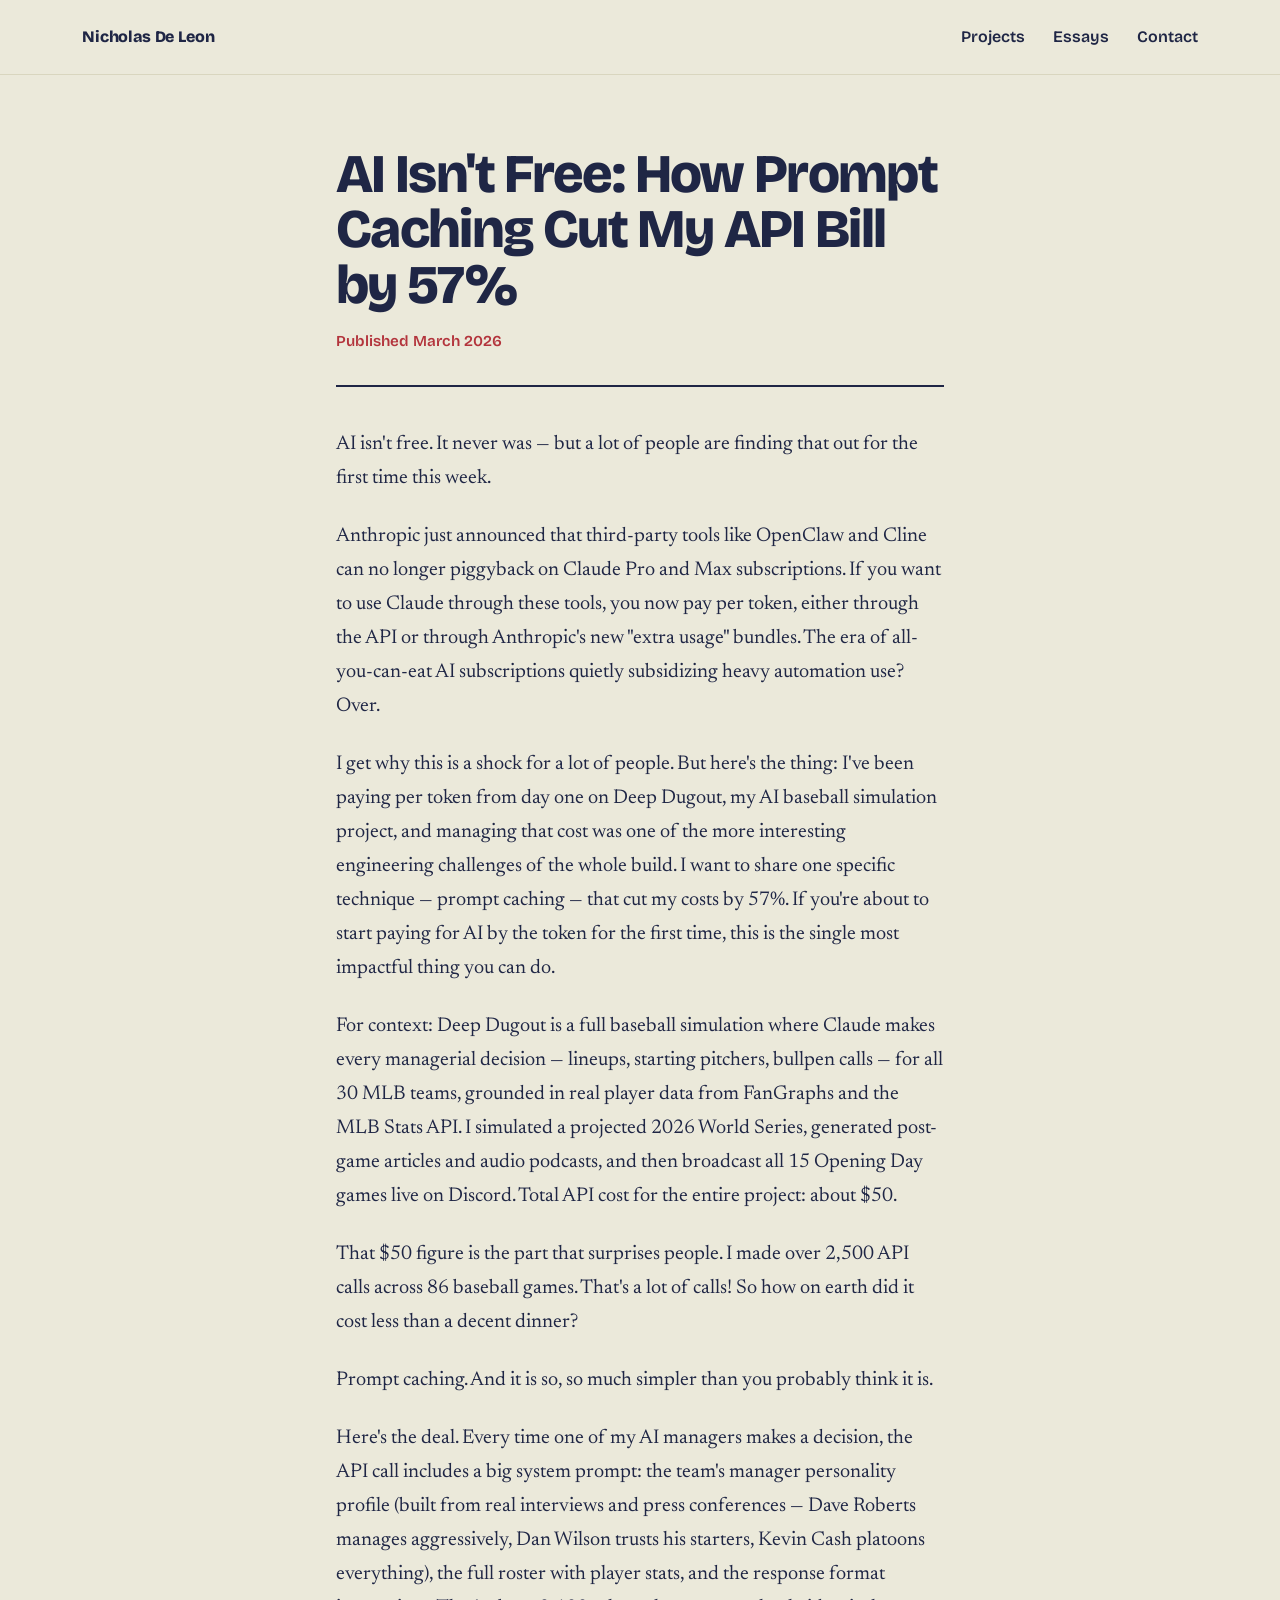
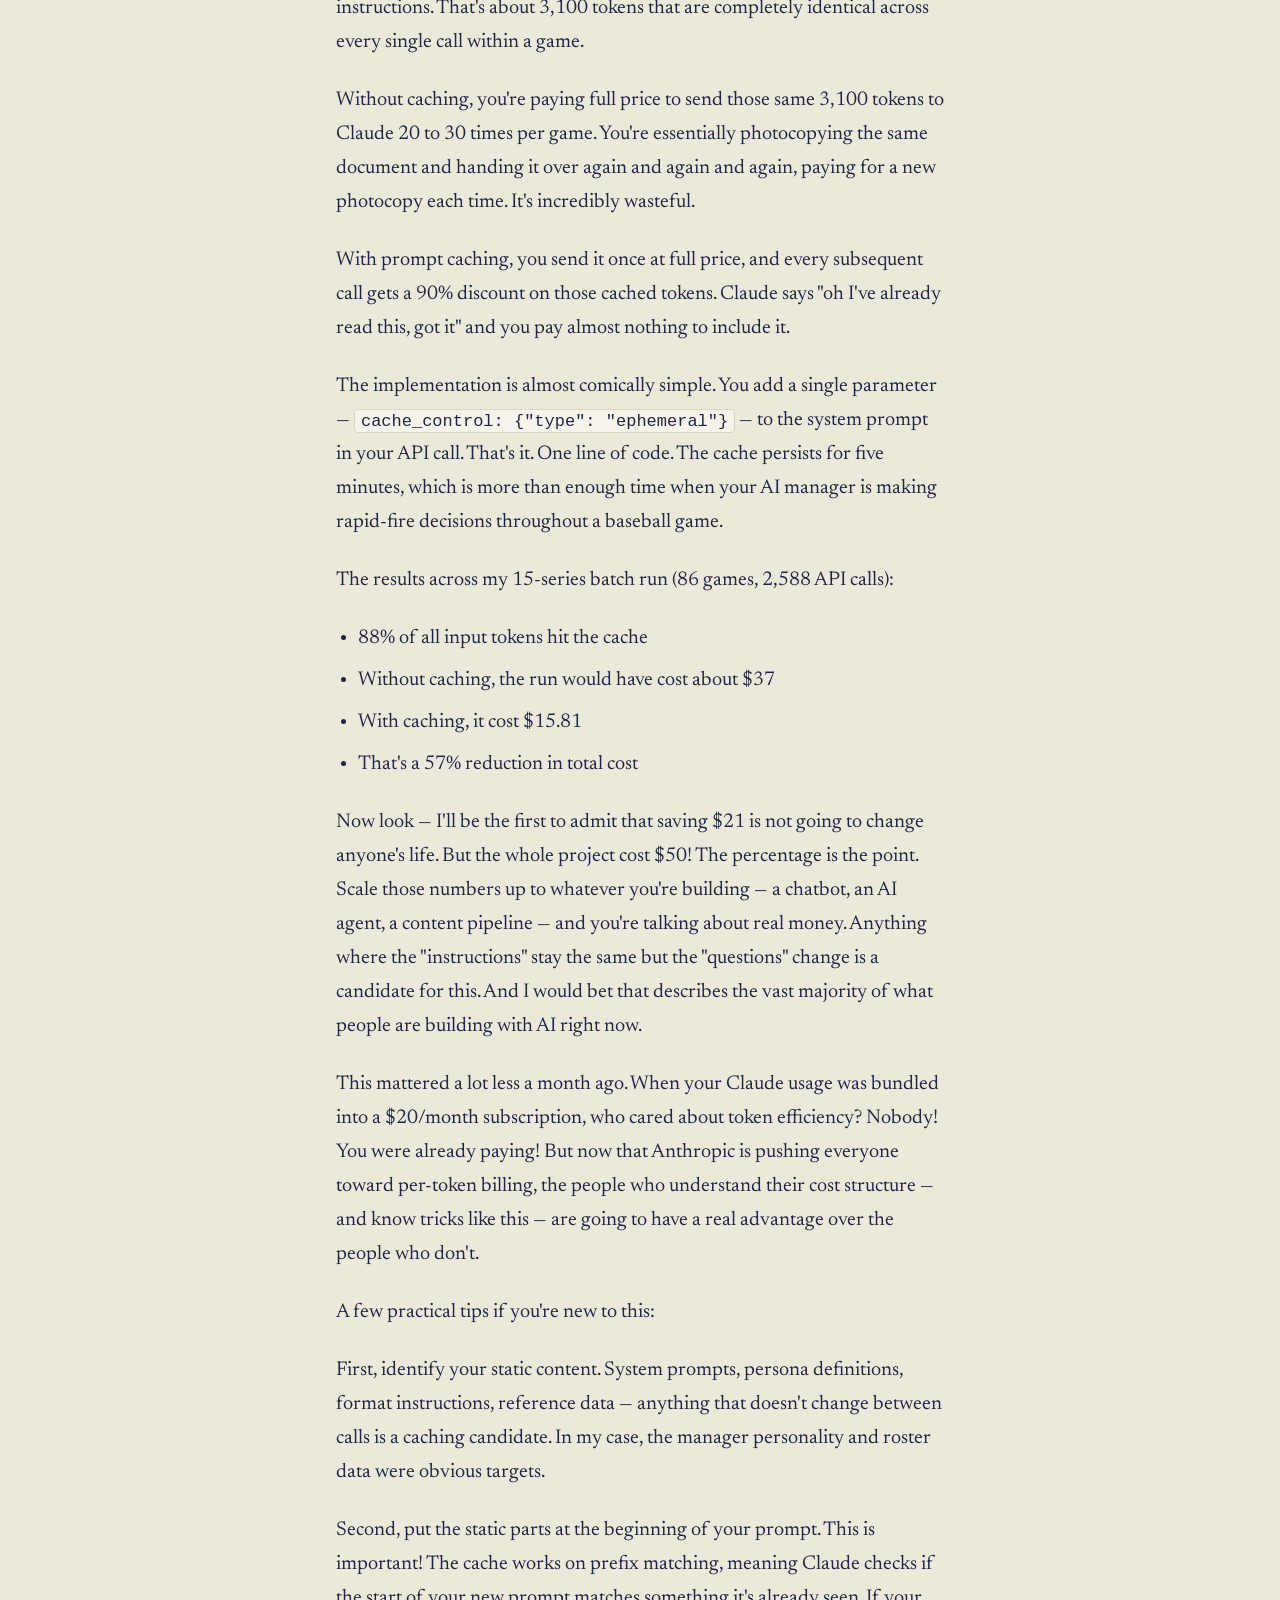
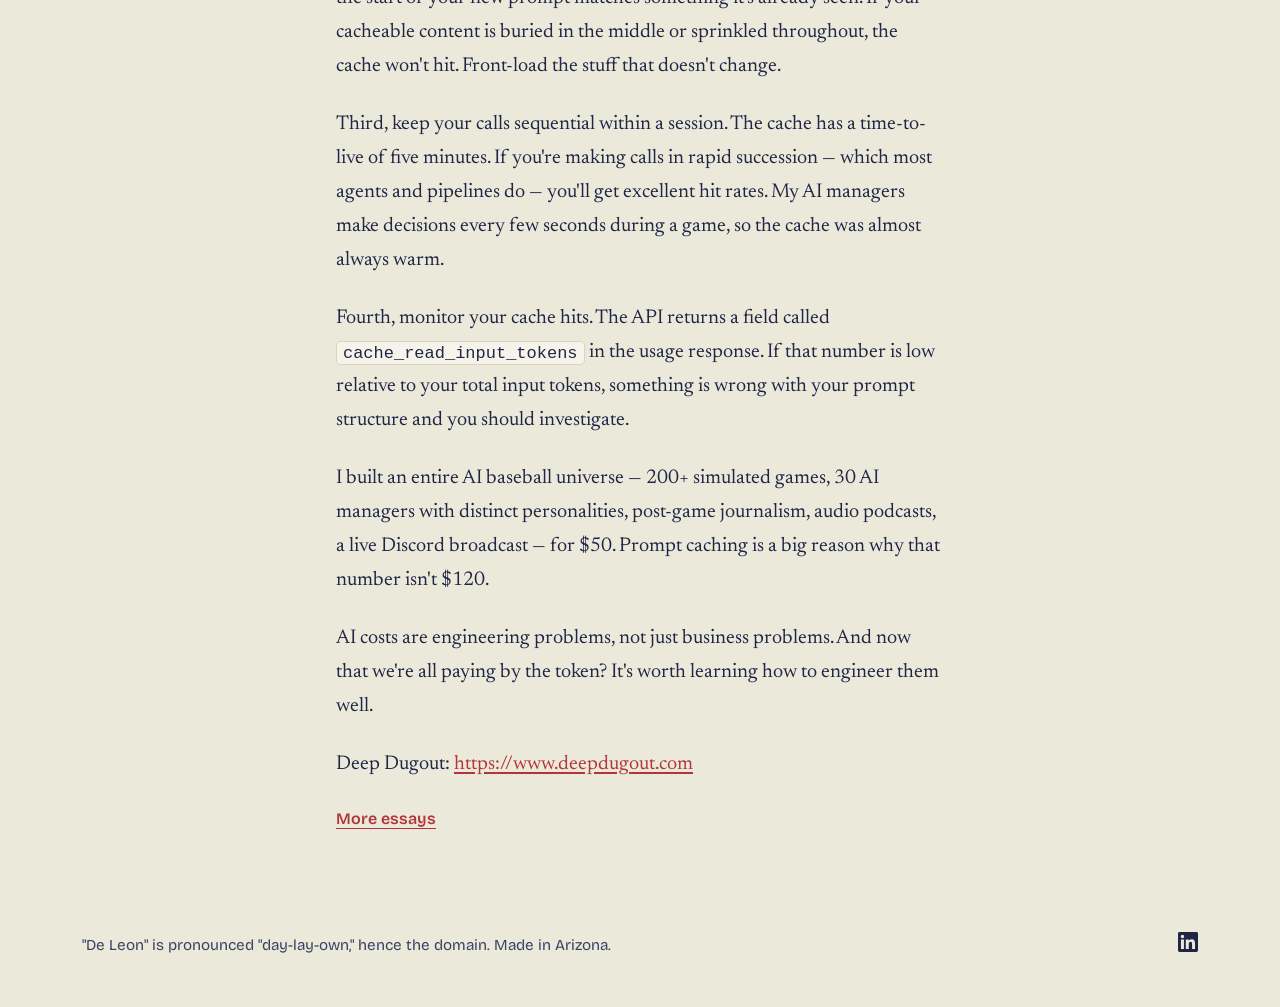
<file: writing/prompt-caching/index.html>
<!DOCTYPE html>
<html lang="en">
<head>
  <meta charset="utf-8" />
  <meta name="viewport" content="width=device-width, initial-scale=1" />
  <link rel="icon" href="../../favicon.svg" type="image/svg+xml" />
  <link rel="icon" href="../../favicon.ico" sizes="48x48" />
  <link rel="apple-touch-icon" href="../../apple-touch-icon.png" />
  <title>AI Isn't Free: How Prompt Caching Cut My API Bill by 57% — Nicholas De Leon</title>
  <meta name="description" content="A one-line API parameter cut my Deep Dugout bill from $37 to $15.81. A practical guide to prompt caching for anyone new to per-token AI pricing." />
  <meta property="og:title" content="AI Isn't Free: How Prompt Caching Cut My API Bill by 57%" />
  <meta property="og:description" content="A one-line API parameter cut my Deep Dugout bill from $37 to $15.81. A practical guide to prompt caching for anyone new to per-token AI pricing." />
  <meta property="og:type" content="article" />
  <meta property="og:url" content="https://daylayown.org/writing/prompt-caching/" />
  <meta name="twitter:card" content="summary" />
  <link rel="canonical" href="https://daylayown.org/writing/prompt-caching/" />
  <link rel="stylesheet" href="../../styles.css" />

  <!-- Google tag (gtag.js) -->
  <script async src="https://www.googletagmanager.com/gtag/js?id=G-2V29BC0M8K"></script>
  <script>
    window.dataLayer = window.dataLayer || [];
    function gtag(){dataLayer.push(arguments);}
    gtag('js', new Date());
    gtag('config', 'G-2V29BC0M8K');
  </script>
</head>
<body>
  <header class="page-top">
    <div class="wrap topbar">
      <a class="brand" href="../../">Nicholas De Leon</a>
      <nav>
        <a href="../../#projects">Projects</a>
        <a href="../../#essays">Essays</a>
        <a href="mailto:nicholas@daylayown.org">Contact</a>
      </nav>
    </div>
  </header>

  <article class="article">
    <div class="container">
      <header class="article-header">
        <h1>AI Isn't Free: How Prompt Caching Cut My API Bill by 57%</h1>
        <p class="article-meta"><time datetime="2026-03">Published March 2026</time></p>
      </header>

      <div class="article-body">
        <p>AI isn't free. It never was &mdash; but a lot of people are finding that out for the first time this week.</p>

        <p>Anthropic just announced that third-party tools like OpenClaw and Cline can no longer piggyback on Claude Pro and Max subscriptions. If you want to use Claude through these tools, you now pay per token, either through the API or through Anthropic's new "extra usage" bundles. The era of all-you-can-eat AI subscriptions quietly subsidizing heavy automation use? Over.</p>

        <p>I get why this is a shock for a lot of people. But here's the thing: I've been paying per token from day one on Deep Dugout, my AI baseball simulation project, and managing that cost was one of the more interesting engineering challenges of the whole build. I want to share one specific technique &mdash; prompt caching &mdash; that cut my costs by 57%. If you're about to start paying for AI by the token for the first time, this is the single most impactful thing you can do.</p>

        <p>For context: Deep Dugout is a full baseball simulation where Claude makes every managerial decision &mdash; lineups, starting pitchers, bullpen calls &mdash; for all 30 MLB teams, grounded in real player data from FanGraphs and the MLB Stats API. I simulated a projected 2026 World Series, generated post-game articles and audio podcasts, and then broadcast all 15 Opening Day games live on Discord. Total API cost for the entire project: about $50.</p>

        <p>That $50 figure is the part that surprises people. I made over 2,500 API calls across 86 baseball games. That's a lot of calls! So how on earth did it cost less than a decent dinner?</p>

        <p>Prompt caching. And it is so, so much simpler than you probably think it is.</p>

        <p>Here's the deal. Every time one of my AI managers makes a decision, the API call includes a big system prompt: the team's manager personality profile (built from real interviews and press conferences &mdash; Dave Roberts manages aggressively, Dan Wilson trusts his starters, Kevin Cash platoons everything), the full roster with player stats, and the response format instructions. That's about 3,100 tokens that are completely identical across every single call within a game.</p>

        <p>Without caching, you're paying full price to send those same 3,100 tokens to Claude 20 to 30 times per game. You're essentially photocopying the same document and handing it over again and again and again, paying for a new photocopy each time. It's incredibly wasteful.</p>

        <p>With prompt caching, you send it once at full price, and every subsequent call gets a 90% discount on those cached tokens. Claude says "oh I've already read this, got it" and you pay almost nothing to include it.</p>

        <p>The implementation is almost comically simple. You add a single parameter &mdash; <code>cache_control: {"type": "ephemeral"}</code> &mdash; to the system prompt in your API call. That's it. One line of code. The cache persists for five minutes, which is more than enough time when your AI manager is making rapid-fire decisions throughout a baseball game.</p>

        <p>The results across my 15-series batch run (86 games, 2,588 API calls):</p>

        <ul>
          <li>88% of all input tokens hit the cache</li>
          <li>Without caching, the run would have cost about $37</li>
          <li>With caching, it cost $15.81</li>
          <li>That's a 57% reduction in total cost</li>
        </ul>

        <p>Now look &mdash; I'll be the first to admit that saving $21 is not going to change anyone's life. But the whole project cost $50! The percentage is the point. Scale those numbers up to whatever you're building &mdash; a chatbot, an AI agent, a content pipeline &mdash; and you're talking about real money. Anything where the "instructions" stay the same but the "questions" change is a candidate for this. And I would bet that describes the vast majority of what people are building with AI right now.</p>

        <p>This mattered a lot less a month ago. When your Claude usage was bundled into a $20/month subscription, who cared about token efficiency? Nobody! You were already paying! But now that Anthropic is pushing everyone toward per-token billing, the people who understand their cost structure &mdash; and know tricks like this &mdash; are going to have a real advantage over the people who don't.</p>

        <p>A few practical tips if you're new to this:</p>

        <p>First, identify your static content. System prompts, persona definitions, format instructions, reference data &mdash; anything that doesn't change between calls is a caching candidate. In my case, the manager personality and roster data were obvious targets.</p>

        <p>Second, put the static parts at the beginning of your prompt. This is important! The cache works on prefix matching, meaning Claude checks if the start of your new prompt matches something it's already seen. If your cacheable content is buried in the middle or sprinkled throughout, the cache won't hit. Front-load the stuff that doesn't change.</p>

        <p>Third, keep your calls sequential within a session. The cache has a time-to-live of five minutes. If you're making calls in rapid succession &mdash; which most agents and pipelines do &mdash; you'll get excellent hit rates. My AI managers make decisions every few seconds during a game, so the cache was almost always warm.</p>

        <p>Fourth, monitor your cache hits. The API returns a field called <code>cache_read_input_tokens</code> in the usage response. If that number is low relative to your total input tokens, something is wrong with your prompt structure and you should investigate.</p>

        <p>I built an entire AI baseball universe &mdash; 200+ simulated games, 30 AI managers with distinct personalities, post-game journalism, audio podcasts, a live Discord broadcast &mdash; for $50. Prompt caching is a big reason why that number isn't $120.</p>

        <p>AI costs are engineering problems, not just business problems. And now that we're all paying by the token? It's worth learning how to engineer them well.</p>

        <p>Deep Dugout: <a href="https://www.deepdugout.com" target="_blank" rel="noopener">https://www.deepdugout.com</a></p>
      </div>
      <p><a class="back" href="../../#essays">More essays</a></p>
    </div>
  </article>

  <footer class="footer">
    <div class="wrap">
      <span class="note">"De Leon" is pronounced "day-lay-own," hence the domain. Made in Arizona.</span>
      <div class="social">
        <a href="https://www.linkedin.com/in/nicholas-de-leon-3b5b6a9/" target="_blank" rel="noopener" aria-label="LinkedIn"><svg viewBox="0 0 24 24" xmlns="http://www.w3.org/2000/svg"><path d="M20.447 20.452h-3.554v-5.569c0-1.328-.027-3.037-1.852-3.037-1.853 0-2.136 1.445-2.136 2.939v5.667H9.351V9h3.414v1.561h.046c.477-.9 1.637-1.85 3.37-1.85 3.601 0 4.267 2.37 4.267 5.455v6.286zM5.337 7.433a2.062 2.062 0 01-2.063-2.065 2.064 2.064 0 112.063 2.065zm1.782 13.019H3.555V9h3.564v11.452zM22.225 0H1.771C.792 0 0 .774 0 1.729v20.542C0 23.227.792 24 1.771 24h20.451C23.2 24 24 23.227 24 22.271V1.729C24 .774 23.2 0 22.222 0h.003z"/></svg></a>
      </div>
    </div>
  </footer>
</body>
</html>
</file>
<file: styles.css>
/* daylayown.org — "Big Sky" design system
   The palette came from an earlier headshot: its blue sky, navy shirt, cholla and red collar. */

/* === FONTS === */
@import url('https://fonts.googleapis.com/css2?family=Bricolage+Grotesque:opsz,wght@12..96,400;12..96,600;12..96,800&family=Newsreader:ital,opsz,wght@0,6..72,400;0,6..72,500;1,6..72,400&display=swap');

/* === TOKENS === */
:root {
  --sky: #6493bf;
  --sky-low: #8db3d4;
  --navy: #1f2645;
  --navy-soft: #3a4366;
  --cholla: #ebe9da;
  --cholla-deep: #d9d6bf;
  --card: #f6f4ea;
  --collar: #b3343c;
  --collar-dark: #8f2229;
  --display: 'Bricolage Grotesque', system-ui, sans-serif;
  --body: 'Newsreader', Georgia, serif;
  --wide: 1180px;
  --read: 42rem;
}

/* === BASE === */
*, *::before, *::after { box-sizing: border-box; margin: 0; padding: 0; }
html { scroll-behavior: smooth; }
body {
  font-family: var(--body);
  font-size: 1.1875rem;
  line-height: 1.6;
  color: var(--navy);
  background: var(--cholla);
  -webkit-font-smoothing: antialiased;
}
a { color: inherit; }
a:focus-visible, .btn:focus-visible { outline: 3px solid var(--collar); outline-offset: 3px; }
img { display: block; max-width: 100%; }
.wrap { max-width: var(--wide); margin: 0 auto; padding: 0 2rem; }

/* === TOP BAR (home hero and article pages) === */
.topbar {
  display: flex;
  justify-content: space-between;
  align-items: center;
  padding-top: 1.5rem;
  padding-bottom: 1.5rem;
  font-family: var(--display);
  font-size: 1rem;
}
.topbar .brand { font-weight: 800; text-decoration: none; letter-spacing: -0.01em; }
.topbar nav { display: flex; gap: 1.75rem; }
.topbar nav a { text-decoration: none; font-weight: 600; color: var(--navy); }
.topbar nav a:hover { text-decoration: underline; text-underline-offset: 4px; }

/* === HERO: name on cholla, the headshot as a crisp panel on the right half === */
.hero {
  position: relative;
  min-height: min(92vh, 820px);
  background: var(--cholla);
  display: flex;
  flex-direction: column;
  overflow: hidden;
}
.hero > .wrap { position: relative; width: 100%; }
.hero-photo {
  position: absolute;
  top: 0;
  right: 0;
  width: 50%;
  height: 100%;
  object-fit: cover;
  object-position: 45% 30%;
}
.hero-body {
  flex: 1;
  display: flex;
  align-items: center;
  padding-top: 0;
  padding-bottom: 4rem;
}
.hero-copy { max-width: min(33rem, calc(50vw - 6rem)); } /* stays clear of the photo half */
.hero h1 {
  font-family: var(--display);
  font-weight: 800;
  font-size: clamp(3rem, 7.4vw, 6.25rem);
  line-height: 0.92;
  letter-spacing: -0.035em;
  margin-bottom: 1.5rem;
}
.hero .claim {
  font-family: var(--display);
  font-weight: 600;
  font-size: clamp(1.4rem, 2.4vw, 1.9rem);
  line-height: 1.2;
  letter-spacing: -0.01em;
  margin-bottom: 1.25rem;
}
.hero .bio { font-size: 1.125rem; max-width: 30rem; margin-bottom: 2rem; color: var(--navy-soft); }

/* === BUTTONS === */
.actions { display: flex; flex-wrap: wrap; gap: 0.75rem; }
.btn {
  font-family: var(--display);
  font-weight: 600;
  font-size: 1rem;
  text-decoration: none;
  padding: 0.8rem 1.4rem;
  border-radius: 999px;
  transition: background 0.2s;
}
.btn-solid { background: var(--navy); color: #fff; }
.btn-solid:hover { background: var(--collar); }
.btn-line { box-shadow: inset 0 0 0 2px var(--navy); }
.btn-line:hover { background: rgba(31, 38, 69, 0.1); }

/* === SECTIONS === */
section { padding: 6rem 0; }
.section-head {
  display: grid;
  grid-template-columns: 1fr 1.4fr;
  gap: 3rem;
  align-items: end;
  margin-bottom: 4rem;
}
h2 {
  font-family: var(--display);
  font-weight: 800;
  font-size: clamp(2.25rem, 4.5vw, 3.5rem);
  line-height: 1;
  letter-spacing: -0.03em;
}
.section-head p { color: var(--navy-soft); max-width: 36rem; }

/* === PROJECTS: alternating case-study rows === */
.project {
  display: grid;
  grid-template-columns: 1.45fr 1fr;
  gap: 3.5rem;
  align-items: center;
  padding: 3rem 0;
  border-top: 2px solid var(--navy);
}
.project:nth-child(even) { grid-template-columns: 1fr 1.45fr; }
.project:nth-child(even) .shot { order: 2; }
.shot {
  display: block;
  background: var(--navy);
  border-radius: 10px;
  padding: 0 6px 6px;
  box-shadow: 0 30px 50px -30px rgba(31, 38, 69, 0.55);
  text-decoration: none;
  transition: transform 0.25s ease;
}
.shot:hover { transform: translateY(-4px); }
.shot .bar {
  display: block;
  font-family: var(--display);
  font-size: 0.8rem;
  color: #c9cfe6;
  padding: 0.45rem 0.4rem;
}
.shot img { width: 100%; border-radius: 5px; aspect-ratio: 16 / 10; object-fit: cover; object-position: top; }
.project h3 {
  font-family: var(--display);
  font-weight: 800;
  font-size: 2rem;
  line-height: 1.05;
  letter-spacing: -0.02em;
  margin-bottom: 0.5rem;
}
.status {
  display: inline-block;
  font-family: var(--display);
  font-size: 0.85rem;
  font-weight: 600;
  color: var(--collar);
  margin-bottom: 1rem;
}
.project p { margin-bottom: 1.25rem; }
.project .visit { font-family: var(--display); font-weight: 600; font-size: 1rem; color: var(--collar); text-underline-offset: 4px; }
.project .visit:hover { color: var(--collar-dark); }
.project .press { font-size: 1rem; color: var(--navy-soft); }
.project .press a { color: var(--navy); text-underline-offset: 3px; }
.project .press a:hover { color: var(--collar); }

/* Featured projects (Tucson Daily Brief, The Raytrace): full width, text in two columns */
.project.feature { grid-template-columns: 1fr; gap: 2.5rem; }
.project.feature .shot { order: 0; }
.project.feature .shot img { aspect-ratio: 21 / 9; }
.feature-text { display: grid; grid-template-columns: 1fr 1fr; gap: 3.5rem; align-items: start; }
.panel { background: rgba(100, 147, 191, 0.16); border-radius: 10px; padding: 1.75rem 2rem; }
.panel h4 { font-family: var(--display); font-weight: 800; font-size: 1.2rem; letter-spacing: -0.01em; margin-bottom: 0.5rem; }
.panel ul { list-style: none; }
.panel li { padding: 0.9rem 0; border-top: 1px solid rgba(31, 38, 69, 0.18); font-size: 1.05rem; }
.panel li:first-child { border-top: none; padding-top: 0.4rem; }
.panel li strong { font-family: var(--display); font-weight: 600; }
.panel .note { margin-top: 0.5rem; font-size: 1rem; color: var(--navy-soft); }

/* Story callouts under a featured project */
.stories h4 { font-family: var(--display); font-weight: 800; font-size: 1.2rem; letter-spacing: -0.01em; margin-bottom: 1rem; }
.story-grid { display: grid; grid-template-columns: repeat(4, 1fr); gap: 1rem; }
.story {
  display: flex;
  flex-direction: column;
  gap: 0.5rem;
  padding: 1.25rem;
  background: var(--card);
  border: 1px solid var(--cholla-deep);
  border-radius: 10px;
  text-decoration: none;
  transition: border-color 0.2s, transform 0.2s;
}
.story:hover { border-color: var(--navy); transform: translateY(-2px); }
.story .when { font-family: var(--display); font-size: 0.85rem; font-weight: 600; color: var(--collar); }
.story .headline { font-family: var(--display); font-weight: 600; font-size: 1.1rem; line-height: 1.2; }
.story .dek { font-size: 0.975rem; line-height: 1.45; color: var(--navy-soft); }

/* === REPORTING === */
.reporting { background: var(--navy); color: var(--cholla); }
.reporting .section-head p { color: #b9bfd6; }
.clips { display: grid; grid-template-columns: repeat(3, 1fr); gap: 2.5rem; }
.clip { border-top: 1px solid #4a5277; padding-top: 1.25rem; }
.clip .outlet { font-family: var(--display); font-size: 0.875rem; font-weight: 600; color: var(--sky-low); margin-bottom: 0.4rem; }
.clip a { display: block; font-family: var(--display); font-weight: 600; font-size: 1.25rem; line-height: 1.2; text-decoration: none; margin-bottom: 0.6rem; }
.clip a:hover { text-decoration: underline; text-underline-offset: 4px; }
.clip p { font-size: 1rem; color: #b9bfd6; }

/* === ESSAYS LIST === */
.essays { list-style: none; }
.essays li { display: grid; grid-template-columns: 1fr 1.4fr; gap: 3rem; padding: 1.75rem 0; border-top: 1px solid var(--cholla-deep); }
.essays li:first-child { border-top: 2px solid var(--navy); }
.essays a { font-family: var(--display); font-weight: 600; font-size: 1.35rem; line-height: 1.2; text-decoration: none; }
.essays a:hover { color: var(--collar); }
.essays p { color: var(--navy-soft); font-size: 1.05rem; }

/* === CONSULTING CALLOUT === */
.consult { padding-top: 0; }
.callout {
  display: grid;
  grid-template-columns: 1fr auto;
  gap: 2.5rem;
  align-items: center;
  background: var(--card);
  box-shadow: inset 0 0 0 2px var(--navy);
  border-radius: 14px;
  padding: 3rem;
}
.callout p { max-width: 44rem; font-size: 1.3rem; line-height: 1.55; }

/* === FOOTER === */
.footer { padding: 3rem 0; font-family: var(--display); font-size: 0.95rem; }
.footer .wrap { display: flex; justify-content: space-between; align-items: center; gap: 1.5rem; flex-wrap: wrap; }
.footer .note { color: var(--navy-soft); }
.social { display: flex; gap: 1.1rem; }
.social a { color: var(--navy); transition: color 0.2s; }
.social a:hover { color: var(--collar); }
.social svg { width: 20px; height: 20px; fill: currentColor; }

/* === ARTICLE PAGES (writing/<slug>/) === */
.page-top { background: var(--cholla); border-bottom: 1px solid var(--cholla-deep); }
.page-top .brand { color: var(--navy); }
.article { padding: 4.5rem 0 3rem; }
.article .container { max-width: var(--read); margin: 0 auto; padding: 0 2rem; }
.article-header { padding-bottom: 2rem; margin-bottom: 2.5rem; border-bottom: 2px solid var(--navy); }
.article-header h1 {
  font-family: var(--display);
  font-weight: 800;
  font-size: clamp(2.25rem, 5vw, 3.4rem);
  line-height: 1.02;
  letter-spacing: -0.03em;
  margin-bottom: 1rem;
}
.article-meta { font-family: var(--display); font-size: 0.95rem; font-weight: 600; color: var(--collar); }
.article-body { font-size: 1.25rem; line-height: 1.7; }
.article-body p { margin-bottom: 1.5rem; }
.article-body strong { font-weight: 500; color: var(--navy); background: rgba(100, 147, 191, 0.18); padding: 0 0.15em; }
.article-body em { font-style: italic; }
.article-body a { color: var(--collar); text-decoration: underline; text-underline-offset: 3px; }
.article-body a:hover { color: var(--collar-dark); }
.article-body ul,
.article-body ol { margin: 0 0 1.5rem 1.4rem; }
.article-body li { margin-bottom: 0.5rem; }
.article-body code {
  font-family: ui-monospace, SFMono-Regular, Menlo, monospace;
  font-size: 0.85em;
  background: var(--card);
  border: 1px solid var(--cholla-deep);
  border-radius: 4px;
  padding: 0.1em 0.35em;
}
.back { font-family: var(--display); font-weight: 600; font-size: 1rem; color: var(--collar); text-underline-offset: 4px; }
.back:hover { color: var(--collar-dark); }

/* === MOTION: one moment, the hero copy rises === */
@media (prefers-reduced-motion: no-preference) {
  .hero-copy > * { animation: rise 0.8s cubic-bezier(.2, .7, .2, 1) both; }
  .hero-copy > :nth-child(2) { animation-delay: 0.12s; }
  .hero-copy > :nth-child(3) { animation-delay: 0.22s; }
  .hero-copy > :nth-child(4) { animation-delay: 0.32s; }
  @keyframes rise { from { opacity: 0; transform: translateY(18px); } }
}
@media (prefers-reduced-motion: reduce) {
  html { scroll-behavior: auto; }
  .shot, .story { transition: none; }
}

/* === RESPONSIVE === */
@media (max-width: 900px) {
  .section-head, .project, .project:nth-child(even), .feature-text, .essays li, .callout { grid-template-columns: 1fr; gap: 1.5rem; }
  .project:nth-child(even) .shot { order: 0; }
  .clips { grid-template-columns: 1fr 1fr; }
  .story-grid { grid-template-columns: 1fr 1fr; }
  /* Below 900px the headshot stacks under the text, full width */
  .hero { min-height: auto; }
  .hero-copy { max-width: 33rem; }
  .hero-photo {
    position: static;
    order: 3;
    width: 100%;
    height: clamp(320px, 70vw, 520px);
    object-position: 55% 25%;
  }
  .hero-body { padding-top: 1.5rem; padding-bottom: 2.5rem; }
}
@media (max-width: 640px) {
  .wrap, .article .container { padding: 0 1.25rem; }
  .topbar { padding-top: 1rem; padding-bottom: 1rem; }
  .hero .topbar .brand { display: none; }
  .topbar nav { margin-left: auto; gap: 1rem; }
  .page-top .topbar { font-size: 0.9rem; gap: 0.75rem; }
  .page-top .topbar nav { gap: 0.9rem; }
  section { padding: 4rem 0; }
  .clips, .story-grid { grid-template-columns: 1fr; }
  .project.feature .shot img { aspect-ratio: 16 / 10; }
  .callout { padding: 1.75rem; }
  .article { padding-top: 3rem; }
  .article-body { font-size: 1.15rem; }
}
</file>
